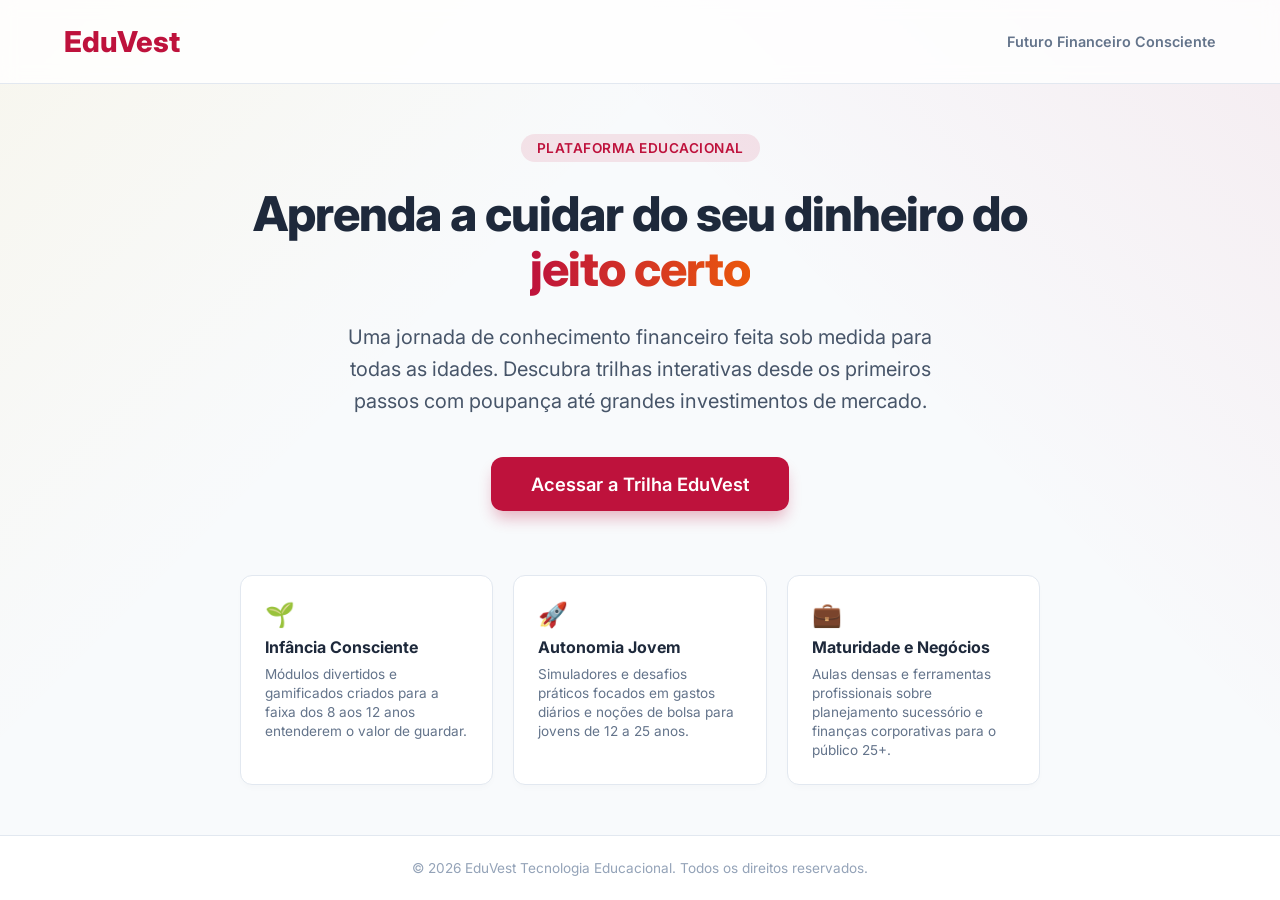
<file: index.html>
<!DOCTYPE html>
<html lang="pt-br">
<head>
    <meta charset="UTF-8">
    <meta name="viewport" content="width=device-width, initial-scale=1.0">
    <title>Bem-vindo ao EduVest | Educação Financeira Escolar</title>
    <link href="https://fonts.googleapis.com/css2?family=Inter:wght@400;600;800&display=swap" rel="stylesheet">
    <link rel="stylesheet" href="estilo-acesso.css">
    <style>
        :root {
            --cor-primaria: #BE123C; /* Vermelho */
            --cor-secundaria: #EA580C; /* Laranja */
            --cor-detalhe: #EAB308; /* Amarelo */
            --fundo-suave: #F8FAFC;
            --borda: #E2E8F0;
            --texto-escuro: #1E293B;
        }

        body {
            font-family: 'Inter', sans-serif;
            margin: 0;
            padding: 0;
            background-color: var(--fundo-suave);
            background-image: 
                linear-gradient(135deg, rgba(234, 179, 8, 0.06) 0%, transparent 35%),
                linear-gradient(225deg, rgba(190, 18, 60, 0.06) 0%, transparent 35%);
            min-height: 100vh;
            display: flex;
            flex-direction: column;
            justify-content: space-between;
            color: var(--texto-escuro);
        }

        header {
            padding: 1.5rem 5%;
            display: flex;
            justify-content: space-between;
            align-items: center;
            background: rgba(255, 255, 255, 0.8);
            backdrop-filter: blur(8px);
            border-bottom: 1px solid var(--borda);
        }

        .marca { 
            font-weight: 800; 
            font-size: 1.8rem; 
            color: var(--cor-primaria); 
            text-decoration: none; 
        }

        .welcome-container {
            max-width: 800px;
            margin: auto;
            padding: 3rem 20px;
            text-align: center;
        }

        .badge-welcome {
            display: inline-block;
            background: rgba(190, 18, 60, 0.1);
            color: var(--cor-primaria);
            padding: 6px 16px;
            border-radius: 20px;
            font-size: 0.85rem;
            font-weight: 600;
            text-transform: uppercase;
            margin-bottom: 1.5rem;
            letter-spacing: 0.5px;
        }

        h1 {
            font-size: 3rem;
            font-weight: 800;
            line-height: 1.15;
            margin: 0 0 1.5rem 0;
            letter-spacing: -1px;
        }

        h1 span {
            background: linear-gradient(to right, var(--cor-primaria), var(--cor-secundaria));
            -webkit-background-clip: text;
            -webkit-text-fill-color: transparent;
        }

        .subtitulo {
            font-size: 1.25rem;
            color: #475569;
            max-width: 600px;
            margin: 0 auto 2.5rem auto;
            line-height: 1.6;
        }

        .btn-entrar {
            display: inline-block;
            background: var(--cor-primaria);
            color: white;
            text-decoration: none;
            padding: 16px 40px;
            border-radius: 12px;
            font-size: 1.15rem;
            font-weight: 600;
            box-shadow: 0 10px 15px -3px rgba(190, 18, 60, 0.3);
            transition: all 0.2s ease;
        }

        .btn-entrar:hover {
            transform: translateY(-2px);
            box-shadow: 0 20px 25px -5px rgba(190, 18, 60, 0.4);
            background: #9F1239;
        }

        .mini-recursos {
            display: grid;
            grid-template-columns: repeat(3, 1fr);
            gap: 20px;
            margin-top: 4rem;
        }

        .card-recurso {
            background: white;
            padding: 1.5rem;
            border-radius: 12px;
            border: 1px solid var(--borda);
            text-align: left;
            box-shadow: 0 4px 6px -1px rgba(0, 0, 0, 0.02);
        }

        .card-recurso .icone-recurso {
            font-size: 1.5rem;
            margin-bottom: 0.5rem;
            display: block;
        }

        .card-recurso h3 {
            margin: 0 0 0.5rem 0;
            font-size: 1rem;
            color: var(--texto-escuro);
        }

        .card-recurso p {
            margin: 0;
            font-size: 0.85rem;
            color: #64748B;
            line-height: 1.4;
        }

        footer {
            text-align: center;
            padding: 1.5rem;
            font-size: 0.85rem;
            color: #94A3B8;
            border-top: 1px solid var(--borda);
            background: white;
        }

        @media (max-width: 768px) {
            h1 { font-size: 2.2rem; }
            .mini-recursos { grid-template-columns: 1fr; }
        }
    </style>
</head>
<body>

    <header>
        <a href="#" class="marca">EduVest</a>
        <div style="font-size: 0.9rem; color: #64748B; font-weight: 600;">Futuro Financeiro Consciente</div>
    </header>

    <main class="welcome-container">
        <span class="badge-welcome">Plataforma Educacional</span>
        <h1>Aprenda a cuidar do seu dinheiro do <span>jeito certo</span></h1>
        
        <p class="subtitulo">
            Uma jornada de conhecimento financeiro feita sob medida para todas as idades. Descubra trilhas interativas desde os primeiros passos com poupança até grandes investimentos de mercado.
        </p>

        <a href="EduVestPrototype.html" class="btn-entrar">
            Acessar a Trilha EduVest
        </a>

        <div class="mini-recursos">
            <div class="card-recurso">
                <span class="icone-recurso">🌱</span>
                <h3>Infância Consciente</h3>
                <p>Módulos divertidos e gamificados criados para a faixa dos 8 aos 12 anos entenderem o valor de guardar.</p>
            </div>
            <div class="card-recurso">
                <span class="icone-recurso">🚀</span>
                <h3>Autonomia Jovem</h3>
                <p>Simuladores e desafios práticos focados em gastos diários e noções de bolsa para jovens de 12 a 25 anos.</p>
            </div>
            <div class="card-recurso">
                <span class="icone-recurso">💼</span>
                <h3>Maturidade e Negócios</h3>
                <p>Aulas densas e ferramentas profissionais sobre planejamento sucessório e finanças corporativas para o público 25+.</p>
            </div>
        </div>
    </main>

    <footer>
        &copy; 2026 EduVest Tecnologia Educacional. Todos os direitos reservados.
    </footer>

    <script src="logica-acesso.js"></script>
</body>
</html>
</file>
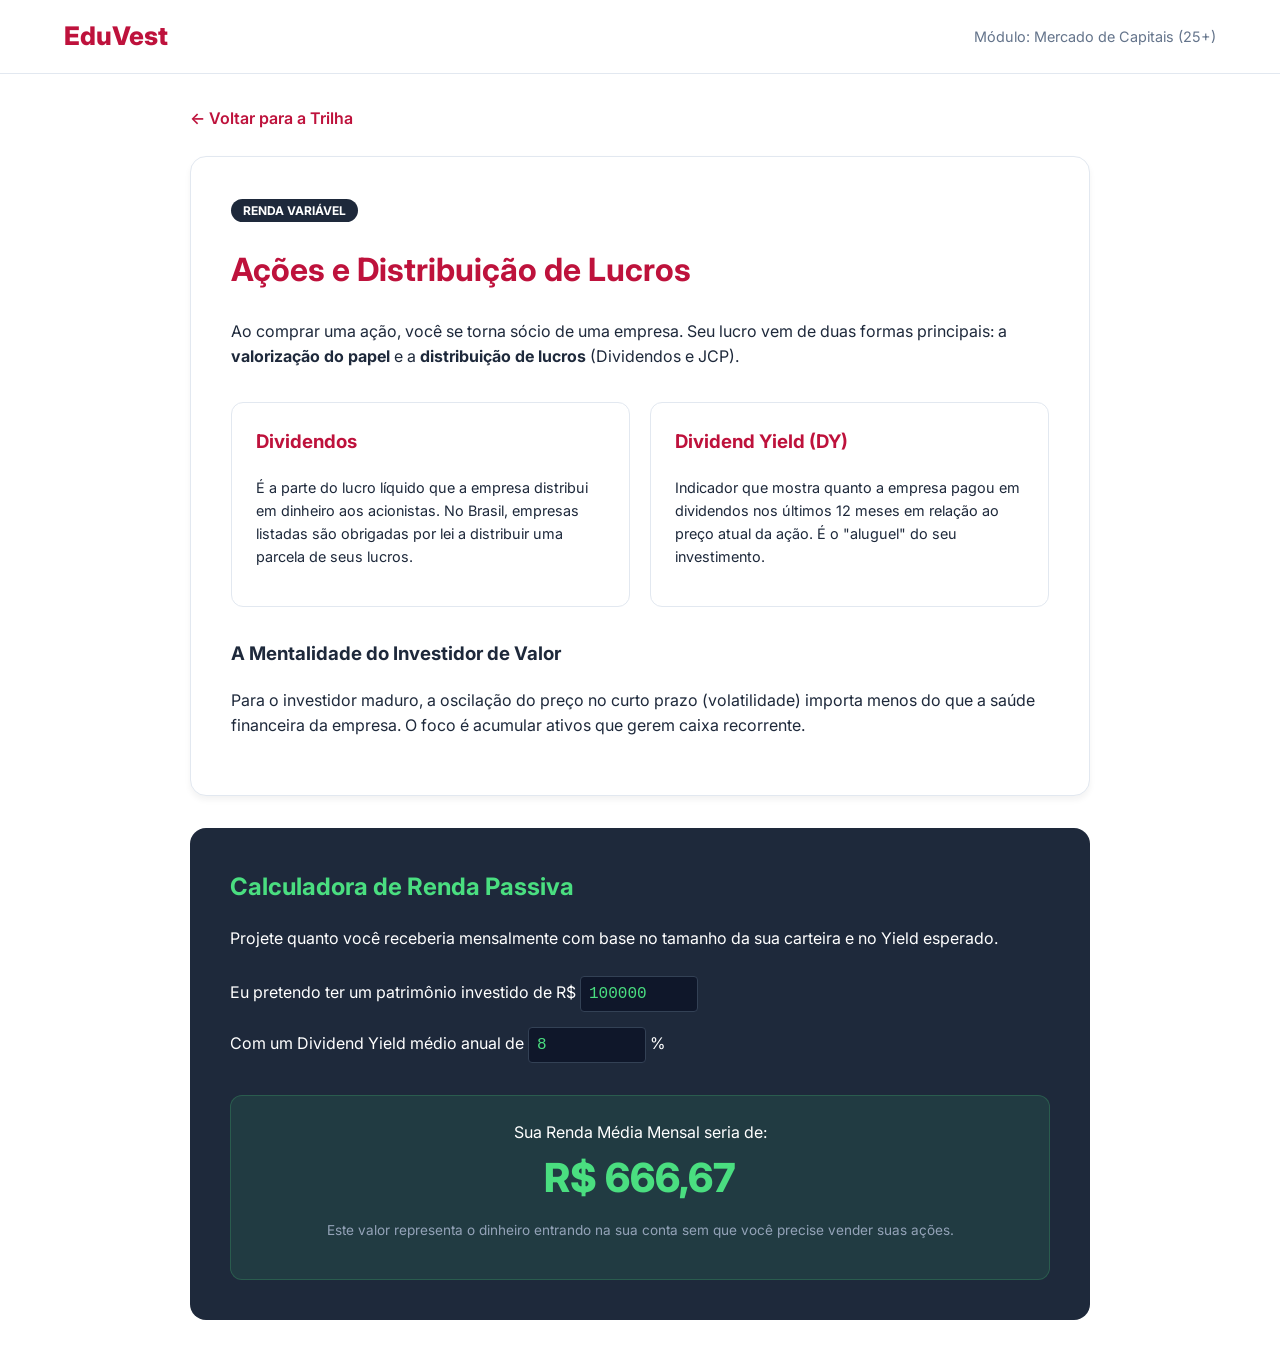
<file: acoes-e-lucros.html>
<!DOCTYPE html>
<html lang="pt-br">
<head>
    <meta charset="UTF-8">
    <meta name="viewport" content="width=device-width, initial-scale=1.0">
    <title>Ações e Lucros | EduVest</title>
    <link href="https://fonts.googleapis.com/css2?family=Inter:wght@400;600;800&display=swap" rel="stylesheet">
    <link rel="stylesheet" href="estilo-acesso.css">
    <style>
        :root {
            --cor-primaria: #BE123C;
            --cor-sucesso: #16A34A;
            --fundo-suave: #F8FAFC;
            --borda: #E2E8F0;
            --texto-escuro: #1E293B;
        }

        body {
            font-family: 'Inter', sans-serif;
            margin: 0;
            line-height: 1.6;
        }

        header {
            background: white;
            border-bottom: 1px solid var(--borda);
            padding: 1rem 5%;
            display: flex;
            justify-content: space-between;
            align-items: center;
        }

        .marca { font-weight: 800; font-size: 1.6rem; color: var(--cor-primaria); text-decoration: none; }

        .container {
            max-width: 900px;
            margin: 2rem auto;
            padding: 0 20px;
        }

        .btn-voltar {
            display: inline-block;
            margin-bottom: 1.5rem;
            color: var(--cor-primaria);
            text-decoration: none;
            font-weight: 600;
        }

        .aula-box {
            background: white;
            padding: 2.5rem;
            border-radius: 16px;
            border: 1px solid var(--borda);
            box-shadow: 0 4px 6px rgba(0,0,0,0.05);
            margin-bottom: 2rem;
            color: var(--texto-escuro);
        }

        h1 { color: var(--cor-primaria); margin-bottom: 1.5rem; }

        .conceito-grid {
            display: grid;
            grid-template-columns: 1fr 1fr;
            gap: 20px;
            margin: 2rem 0;
        }

        .card-conceito {
            border: 1px solid var(--borda);
            padding: 1.5rem;
            border-radius: 12px;
            background: #fff;
        }

        /* Simulador Sério */
        .simulador-passivo {
            background: #1E293B;
            color: white;
            padding: 2.5rem;
            border-radius: 16px;
            margin-top: 2rem;
        }

        .input-inline {
            background: #0F172A;
            border: 1px solid #334155;
            color: #4ADE80;
            padding: 8px;
            border-radius: 4px;
            width: 100px;
            font-family: monospace;
            font-size: 1rem;
        }

        .resultado-passivo {
            margin-top: 2rem;
            padding: 1.5rem;
            background: rgba(74, 222, 128, 0.1);
            border-radius: 12px;
            border: 1px solid rgba(74, 222, 128, 0.2);
            text-align: center;
        }

        .valor-mensal {
            font-size: 2.5rem;
            font-weight: 800;
            color: #4ADE80;
            display: block;
        }

        .badge-pro {
            background: #1E293B;
            color: white;
            padding: 4px 12px;
            border-radius: 20px;
            font-size: 0.75rem;
            text-transform: uppercase;
            font-weight: bold;
        }
    </style>
</head>
<body class="bg-dinamico tema-jovem-adulto">

    <header>
        <a href="EduVestPrototype.html" class="marca">EduVest</a>
        <div style="font-size: 0.9rem; color: #64748B;">Módulo: Mercado de Capitais (25+)</div>
    </header>

    <div class="container">
        <a href="EduVestPrototype.html" class="btn-voltar">← Voltar para a Trilha</a>

        <div class="aula-box">
            <span class="badge-pro">Renda Variável</span>
            <h1>Ações e Distribuição de Lucros</h1>
            
            <p>Ao comprar uma ação, você se torna sócio de uma empresa. Seu lucro vem de duas formas principais: a <strong>valorização do papel</strong> e a <strong>distribuição de lucros</strong> (Dividendos e JCP).</p>

            <div class="conceito-grid">
                <div class="card-conceito">
                    <h3 style="color: var(--cor-primaria); margin-top: 0;">Dividendos</h3>
                    <p style="font-size: 0.9rem;">É a parte do lucro líquido que a empresa distribui em dinheiro aos acionistas. No Brasil, empresas listadas são obrigadas por lei a distribuir uma parcela de seus lucros.</p>
                </div>
                <div class="card-conceito">
                    <h3 style="color: var(--cor-primaria); margin-top: 0;">Dividend Yield (DY)</h3>
                    <p style="font-size: 0.9rem;">Indicador que mostra quanto a empresa pagou em dividendos nos últimos 12 meses em relação ao preço atual da ação. É o "aluguel" do seu investimento.</p>
                </div>
            </div>

            <h3>A Mentalidade do Investidor de Valor</h3>
            <p>Para o investidor maduro, a oscilação do preço no curto prazo (volatilidade) importa menos do que a saúde financeira da empresa. O foco é acumular ativos que gerem caixa recorrente.</p>
        </div>

        <div class="simulador-passivo">
            <h2 style="margin-top: 0; color: #4ADE80;">Calculadora de Renda Passiva</h2>
            <p>Projete quanto você receberia mensalmente com base no tamanho da sua carteira e no Yield esperado.</p>
            
            <div style="display: flex; flex-direction: column; gap: 15px; margin-top: 1.5rem;">
                <div>
                    Eu pretendo ter um patrimônio investido de 
                    R$ <input type="number" id="patrimonio" class="input-inline" value="100000" oninput="calcularRenda()">
                </div>
                <div>
                    Com um Dividend Yield médio anual de 
                    <input type="number" id="yield" class="input-inline" value="8" oninput="calcularRenda()"> %
                </div>
            </div>

            <div class="resultado-passivo">
                <span>Sua Renda Média Mensal seria de:</span>
                <span id="renda-mensal" class="valor-mensal">R$ 666,67</span>
                <p style="font-size: 0.85rem; color: #94A3B8; margin-top: 10px;">
                    Este valor representa o dinheiro entrando na sua conta sem que você precise vender suas ações.
                </p>
            </div>
        </div>
    </div>

    <script src="logica-acesso.js"></script>
    <script>
        function calcularRenda() {
            const patrimonio = parseFloat(document.getElementById('patrimonio').value) || 0;
            const yieldAnual = parseFloat(document.getElementById('yield').value) || 0;
            
            // Cálculo: (Patrimônio * YieldAnual%) / 12 meses
            const rendaMensal = (patrimonio * (yieldAnual / 100)) / 12;

            document.getElementById('renda-mensal').innerText = rendaMensal.toLocaleString('pt-BR', { style: 'currency', currency: 'BRL' });
        }
        // Inicia o cálculo
        calcularRenda();
    </script>
</body>
</html>
</file>
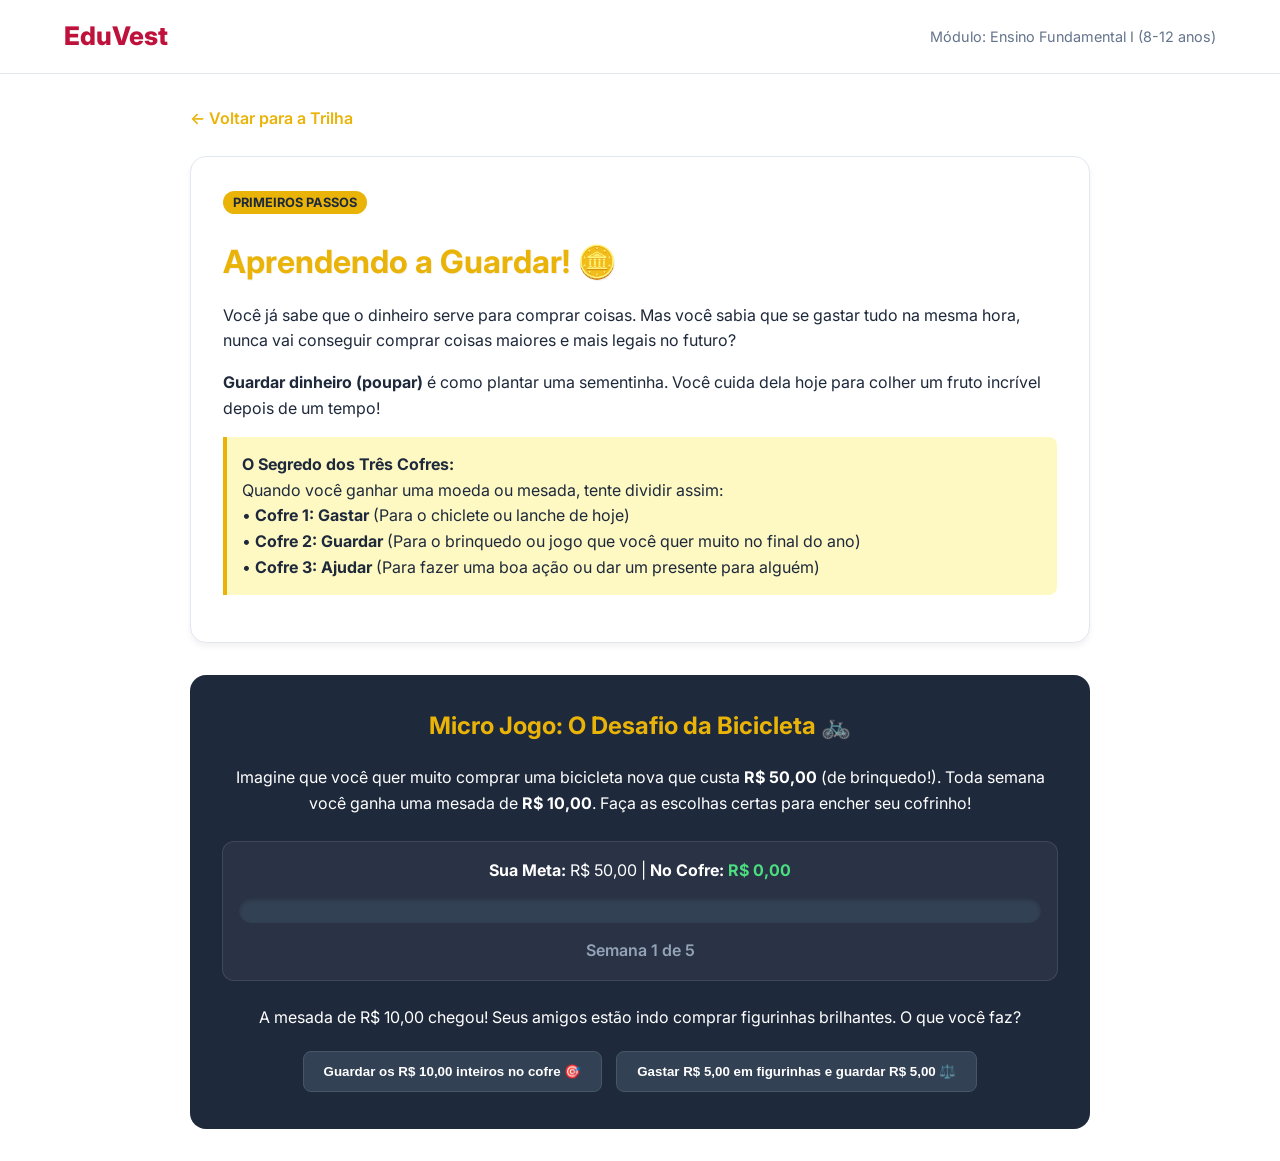
<file: aprendendo-a-guardar.html>
<!DOCTYPE html>
<html lang="pt-br">
<head>
    <meta charset="UTF-8">
    <meta name="viewport" content="width=device-width, initial-scale=1.0">
    <title>Aprendendo a Guardar | EduVest</title>
    <link href="https://fonts.googleapis.com/css2?family=Inter:wght@400;600;800&display=swap" rel="stylesheet">
    <link rel="stylesheet" href="estilo-acesso.css">
    <style>
        :root {
            --cor-primaria: #BE123C;
            --cor-secundaria: #EA580C;
            --cor-detalhe: #EAB308;
            --fundo-suave: #F8FAFC;
            --borda: #E2E8F0;
            --texto-escuro: #1E293B;
            --sucesso: #16A34A;
        }

        body {
            font-family: 'Inter', sans-serif;
            margin: 0;
            line-height: 1.6;
        }

        header {
            background: white;
            border-bottom: 1px solid var(--borda);
            padding: 1rem 5%;
            display: flex;
            justify-content: space-between;
            align-items: center;
        }

        .marca { font-weight: 800; font-size: 1.6rem; color: var(--cor-primaria); text-decoration: none; }

        .container {
            max-width: 900px;
            margin: 2rem auto;
            padding: 0 20px;
        }

        .btn-voltar {
            display: inline-block;
            margin-bottom: 1.5rem;
            color: var(--cor-detalhe);
            text-decoration: none;
            font-weight: 600;
        }

        .aula-box {
            background: white;
            padding: 2rem;
            border-radius: 16px;
            border: 1px solid var(--borda);
            box-shadow: 0 4px 6px rgba(0,0,0,0.05);
            margin-bottom: 2rem;
            color: var(--texto-escuro);
        }

        h1 { color: var(--cor-detalhe); margin-bottom: 1rem; text-shadow: 1px 1px 0px rgba(0,0,0,0.05); }

        .dica-box {
            background: #FEF9C3;
            border-left: 4px solid var(--cor-detalhe);
            padding: 15px;
            margin: 15px 0;
            border-radius: 0 8px 8px 0;
        }

        /* Estilo do Micro Jogo */
        .game-container {
            background: #1E293B;
            color: white;
            padding: 2rem;
            border-radius: 16px;
            text-align: center;
        }

        .meta-display {
            background: rgba(255, 255, 255, 0.05);
            padding: 1rem;
            border-radius: 12px;
            margin: 1.5rem 0;
            border: 1px solid rgba(255, 255, 255, 0.1);
        }

        .progress-bg {
            background: #334155;
            border-radius: 20px;
            height: 25px;
            width: 100%;
            margin: 15px 0;
            overflow: hidden;
            box-shadow: inset 0 2px 4px rgba(0,0,0,0.2);
        }

        .progress-bar {
            background: linear-gradient(90deg, #FACC15, #EAB308);
            height: 100%;
            width: 0%;
            transition: width 0.4s ease;
        }

        .btn-acao {
            background: #334155;
            color: white;
            border: 1px solid #475569;
            padding: 12px 20px;
            border-radius: 8px;
            cursor: pointer;
            font-weight: 600;
            margin: 5px;
            transition: 0.2s;
        }

        .btn-acao:hover:not(:disabled) {
            background: var(--cor-detalhe);
            color: var(--texto-escuro);
            border-color: var(--cor-detalhe);
        }

        .badge {
            background: var(--cor-detalhe);
            color: var(--texto-escuro);
            padding: 4px 10px;
            border-radius: 20px;
            font-size: 0.8rem;
            font-weight: bold;
            text-transform: uppercase;
        }
    </style>
</head>
<body class="bg-dinamico tema-fundamental1">

    <header>
        <a href="EduVestPrototype.html" class="marca">EduVest</a>
        <div style="font-size: 0.9rem; color: #64748B;">Módulo: Ensino Fundamental I (8-12 anos)</div>
    </header>

    <div class="container">
        <a href="EduVestPrototype.html" class="btn-voltar">← Voltar para a Trilha</a>

        <div class="aula-box">
            <span class="badge">Primeiros Passos</span>
            <h1>Aprendendo a Guardar! 🪙</h1>
            <p>Você já sabe que o dinheiro serve para comprar coisas. Mas você sabia que se gastar tudo na mesma hora, nunca vai conseguir comprar coisas maiores e mais legais no futuro?</p>
            
            <p><strong>Guardar dinheiro (poupar)</strong> é como plantar uma sementinha. Você cuida dela hoje para colher um fruto incrível depois de um tempo!</p>

            <div class="dica-box">
                <strong>O Segredo dos Três Cofres:</strong> 
                <br>Quando você ganhar uma moeda ou mesada, tente dividir assim:
                <br>• <strong>Cofre 1: Gastar</strong> (Para o chiclete ou lanche de hoje)
                <br>• <strong>Cofre 2: Guardar</strong> (Para o brinquedo ou jogo que você quer muito no final do ano)
                <br>• <strong>Cofre 3: Ajudar</strong> (Para fazer uma boa ação ou dar um presente para alguém)
            </div>
        </div>

        <div class="game-container">
            <h2 style="margin-top: 0; color: var(--cor-detalhe);">Micro Jogo: O Desafio da Bicicleta 🚲</h2>
            <p>Imagine que você quer muito comprar uma bicicleta nova que custa <strong>R$ 50,00</strong> (de brinquedo!). Toda semana você ganha uma mesada de <strong>R$ 10,00</strong>. Faça as escolhas certas para encher seu cofrinho!</p>
            
            <div class="meta-display">
                <div><strong>Sua Meta:</strong> R$ 50,00 | <strong>No Cofre:</strong> <span id="saldo-cofre" style="color: #4ADE80; font-weight: bold;">R$ 0,00</span></div>
                <div class="progress-bg">
                    <div id="barra-progresso" class="progress-bar"></div>
                </div>
                <div id="status-semana" style="font-weight: 600; color: #94A3B8;">Semana 1 de 5</div>
            </div>

            <p id="pergunta-jogo">A mesada de R$ 10,00 chegou! Seus amigos estão indo comprar figurinhas brilhantes. O que você faz?</p>

            <div id="botoes-jogo">
                <button class="btn-acao" onclick="jogarTurno(10, 'Você guardou tudo! O cofrinho está sorrindo.')">Guardar os R$ 10,00 inteiros no cofre 🎯</button>
                <button class="btn-acao" onclick="jogarTurno(5, 'Você comprou algumas figurinhas, mas guardou o resto!')">Gastar R$ 5,00 em figurinhas e guardar R$ 5,00 ⚖️</button>
            </div>
        </div>
    </div>

    <script src="logica-acesso.js"></script>
    <script>
        let cofre = 0;
        let semana = 1;
        const meta = 50;

        const proximasSemanas = {
            2: {
                texto: "Semana 2: Um carrinho de sorvete passou na rua! Um cascão caprichado custa R$ 5,00. Qual a sua decisão?",
                opcoes: [
                    { texto: "Não comprar e guardar os R$ 10,00 da semana 🍦", valor: 10, feedback: "Foco total! O sorvete pode esperar." },
                    { texto: "Tomar o sorvete e guardar apenas R$ 5,00 😋", valor: 5, feedback: "Gostoso! Mas o cofrinho cresceu mais devagar." }
                ]
            },
            3: {
                texto: "Semana 3: Seu herói favorito ganhou uma revistinha nova por R$ 10,00. Se comprar, não guarda nada essa semana.",
                opcoes: [
                    { texto: "Guardar os R$ 10,00 para a bicicleta 🚲", valor: 10, feedback: "Ótima escolha! Falta pouco para o seu grande prêmio." },
                    { texto: "Comprar a revista agora (-R$ 10,00 para o cofre) 📖", valor: 0, feedback: "A leitura é legal, mas essa semana o cofre ficou vazio!" }
                ]
            },
            4: {
                texto: "Semana 4: Você achou uma moeda de R$ 5,00 perdida na gaveta e juntou com a sua mesada de R$ 10,00! (Total: R$ 15,00)",
                opcoes: [
                    { texto: "Guardar tudo! R$ 15,00 direto para o cofre 💰", valor: 15, feedback: "Incrível! Que sorte encontrar esse bônus!" },
                    { texto: "Gastar os R$ 5,00 achados em doces e guardar R$ 10,00 🍬", valor: 10, feedback: "Doces garantidos e o cofre continuou andando!" }
                ]
            },
            5: {
                texto: "Semana 5: Última semana! Você está muito perto do objetivo. Tem um passeio da escola que custa R$ 5,00.",
                opcoes: [
                    { texto: "Economizar e guardar os R$ 10,00 integrais 🔒", valor: 10, feedback: "Reta final de muita disciplina!" },
                    { texto: "Ir ao passeio e guardar R$ 5,00 🚌", valor: 5, feedback: "Passeios com a escola são divertidos!" }
                ]
            }
        };

        function jogarTurno(valorGanho, feedbackTexto) {
            cofre += valorGanho;
            semana++;

            // Atualiza barra de progresso
            let porcentagem = Math.min((cofre / meta) * 100, 100);
            document.getElementById('barra-progresso').style.width = porcentagem + '%';
            document.getElementById('saldo-cofre').innerText = "R$ " + cofre.toFixed(2).replace('.', ',');

            if (proximasSemanas[semana]) {
                document.getElementById('status-semana').innerText = `Semana ${semana} de 5`;
                document.getElementById('pergunta-jogo').innerText = proximasSemanas[semana].texto;
                
                let containerBotoes = document.getElementById('botoes-jogo');
                containerBotoes.innerHTML = '';

                proximasSemanas[semana].opcoes.forEach(opt => {
                    let btn = document.createElement('button');
                    btn.className = 'btn-acao';
                    btn.innerText = opt.texto;
                    btn.onclick = () => jogarTurno(opt.valor, opt.feedback);
                    containerBotoes.appendChild(btn);
                });
            } else {
                // Fim de jogo
                document.getElementById('status-semana').innerText = "Desafio Concluído!";
                let containerBotoes = document.getElementById('botoes-jogo');
                
                if (cofre >= meta) {
                    document.getElementById('pergunta-jogo').innerHTML = `🎉 <strong>PARABÉNS!</strong> Você juntou R$ ${cofre.toFixed(2).replace('.', ',')} e conseguiu comprar sua bicicleta! Viu só como ter paciência vale a pena?`;
                } else {
                    document.getElementById('pergunta-jogo').innerHTML = `😔 <strong>QUASE LÁ!</strong> Você terminou com R$ ${cofre.toFixed(2).replace('.', ',')}. Não deu para comprar a bicicleta dessa vez porque gastamos um pouquinho demais no caminho, mas tente de novo com mais foco!`;
                }

                containerBotoes.innerHTML = `<a href="EduVestPrototype.html" style="text-decoration:none; text-align:center; background:var(--sucesso); color:white; padding:12px 24px; border-radius:8px; font-weight:bold; display:inline-block; margin-top:10px;">Voltar para a Trilha</a>`;
            }
        }
    </script>
</body>
</html>
</file>
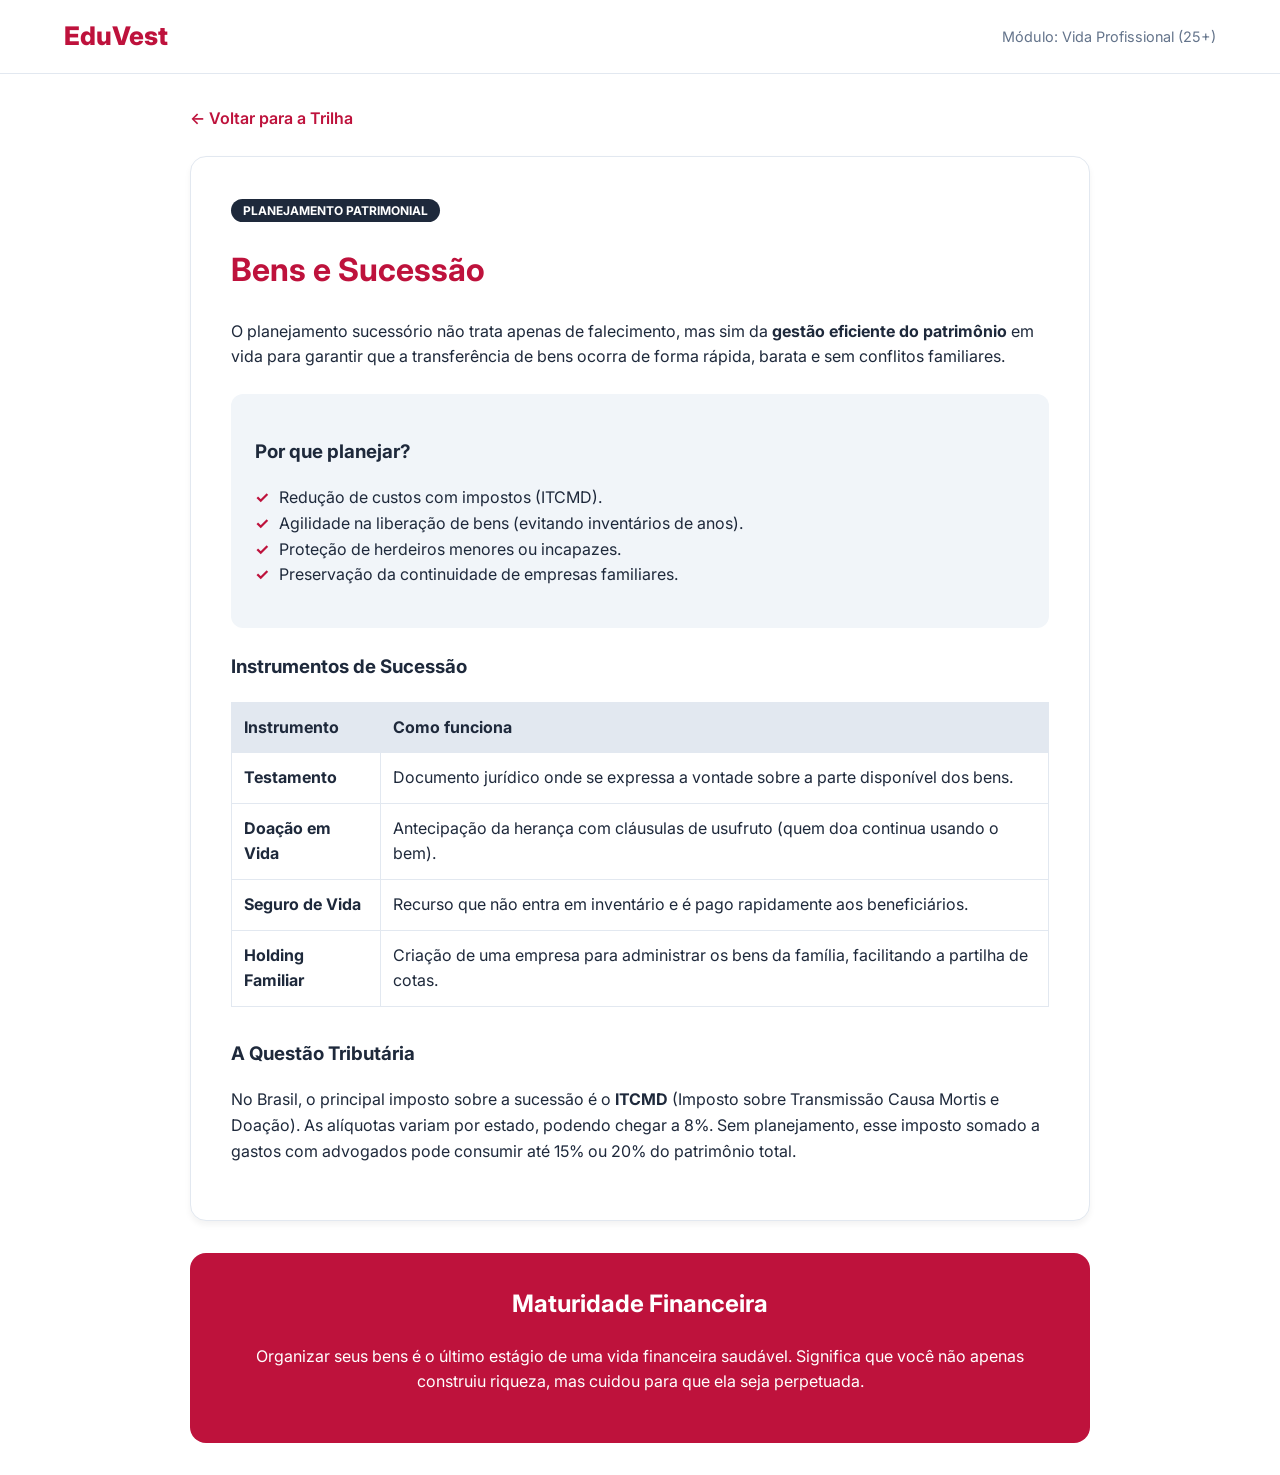
<file: bens-e-sucessao.html>
<!DOCTYPE html>
<html lang="pt-br">
<head>
    <meta charset="UTF-8">
    <meta name="viewport" content="width=device-width, initial-scale=1.0">
    <title>Bens e Sucessão | EduVest</title>
    <link href="https://fonts.googleapis.com/css2?family=Inter:wght@400;600;800&display=swap" rel="stylesheet">
    <link rel="stylesheet" href="estilo-acesso.css">
    <style>
        :root {
            --cor-primaria: #BE123C;
            --fundo-suave: #F8FAFC;
            --borda: #E2E8F0;
            --texto-escuro: #1E293B;
        }

        body {
            font-family: 'Inter', sans-serif;
            margin: 0;
            line-height: 1.6;
        }

        header {
            background: white;
            border-bottom: 1px solid var(--borda);
            padding: 1rem 5%;
            display: flex;
            justify-content: space-between;
            align-items: center;
        }

        .marca { font-weight: 800; font-size: 1.6rem; color: var(--cor-primaria); text-decoration: none; }

        .container {
            max-width: 900px;
            margin: 2rem auto;
            padding: 0 20px;
        }

        .btn-voltar {
            display: inline-block;
            margin-bottom: 1.5rem;
            color: var(--cor-primaria);
            text-decoration: none;
            font-weight: 600;
        }

        .aula-box {
            background: white;
            padding: 2.5rem;
            border-radius: 16px;
            border: 1px solid var(--borda);
            box-shadow: 0 4px 6px rgba(0,0,0,0.05);
            margin-bottom: 2rem;
            color: var(--texto-escuro);
        }

        h1 { color: var(--cor-primaria); margin-bottom: 1.5rem; }

        .info-card {
            background: #F1F5F9;
            padding: 1.5rem;
            border-radius: 12px;
            margin: 1.5rem 0;
        }

        .tabela-sucessao {
            width: 100%;
            border-collapse: collapse;
            margin: 20px 0;
        }

        .tabela-sucessao th, .tabela-sucessao td {
            border: 1px solid var(--borda);
            padding: 12px;
            text-align: left;
        }

        .tabela-sucessao th { background: #E2E8F0; }

        .badge-pro {
            background: #1E293B;
            color: white;
            padding: 4px 12px;
            border-radius: 20px;
            font-size: 0.75rem;
            text-transform: uppercase;
            font-weight: bold;
        }

        .checklist {
            list-style: none;
            padding: 0;
        }

        .checklist li::before {
            content: "✓";
            color: var(--cor-primaria);
            font-weight: bold;
            margin-right: 10px;
        }
    </style>
</head>
<body class="bg-dinamico tema-jovem-adulto">

    <header>
        <a href="EduVestPrototype.html" class="marca">EduVest</a>
        <div style="font-size: 0.9rem; color: #64748B;">Módulo: Vida Profissional (25+)</div>
    </header>

    <div class="container">
        <a href="EduVestPrototype.html" class="btn-voltar">← Voltar para a Trilha</a>

        <div class="aula-box">
            <span class="badge-pro">Planejamento Patrimonial</span>
            <h1>Bens e Sucessão</h1>
            
            <p>O planejamento sucessório não trata apenas de falecimento, mas sim da <strong>gestão eficiente do patrimônio</strong> em vida para garantir que a transferência de bens ocorra de forma rápida, barata e sem conflitos familiares.</p>

            <div class="info-card">
                <h3>Por que planejar?</h3>
                <ul class="checklist">
                    <li>Redução de custos com impostos (ITCMD).</li>
                    <li>Agilidade na liberação de bens (evitando inventários de anos).</li>
                    <li>Proteção de herdeiros menores ou incapazes.</li>
                    <li>Preservação da continuidade de empresas familiares.</li>
                </ul>
            </div>

            <h3>Instrumentos de Sucessão</h3>
            <table class="tabela-sucessao">
                <thead>
                    <tr>
                        <th>Instrumento</th>
                        <th>Como funciona</th>
                    </tr>
                </thead>
                <tbody>
                    <tr>
                        <td><strong>Testamento</strong></td>
                        <td>Documento jurídico onde se expressa a vontade sobre a parte disponível dos bens.</td>
                    </tr>
                    <tr>
                        <td><strong>Doação em Vida</strong></td>
                        <td>Antecipação da herança com cláusulas de usufruto (quem doa continua usando o bem).</td>
                    </tr>
                    <tr>
                        <td><strong>Seguro de Vida</strong></td>
                        <td>Recurso que não entra em inventário e é pago rapidamente aos beneficiários.</td>
                    </tr>
                    <tr>
                        <td><strong>Holding Familiar</strong></td>
                        <td>Criação de uma empresa para administrar os bens da família, facilitando a partilha de cotas.</td>
                    </tr>
                </tbody>
            </table>

            <h3 style="margin-top: 2rem;">A Questão Tributária</h3>
            <p>No Brasil, o principal imposto sobre a sucessão é o <strong>ITCMD</strong> (Imposto sobre Transmissão Causa Mortis e Doação). As alíquotas variam por estado, podendo chegar a 8%. Sem planejamento, esse imposto somado a gastos com advogados pode consumir até 15% ou 20% do patrimônio total.</p>
        </div>

        <div style="background: #BE123C; color: white; padding: 2rem; border-radius: 16px; text-align: center;">
            <h2 style="margin-top: 0;">Maturidade Financeira</h2>
            <p>Organizar seus bens é o último estágio de uma vida financeira saudável. Significa que você não apenas construiu riqueza, mas cuidou para que ela seja perpetuada.</p>
        </div>
    </div>

    <script src="logica-acesso.js"></script>
</body>
</html>
</file>
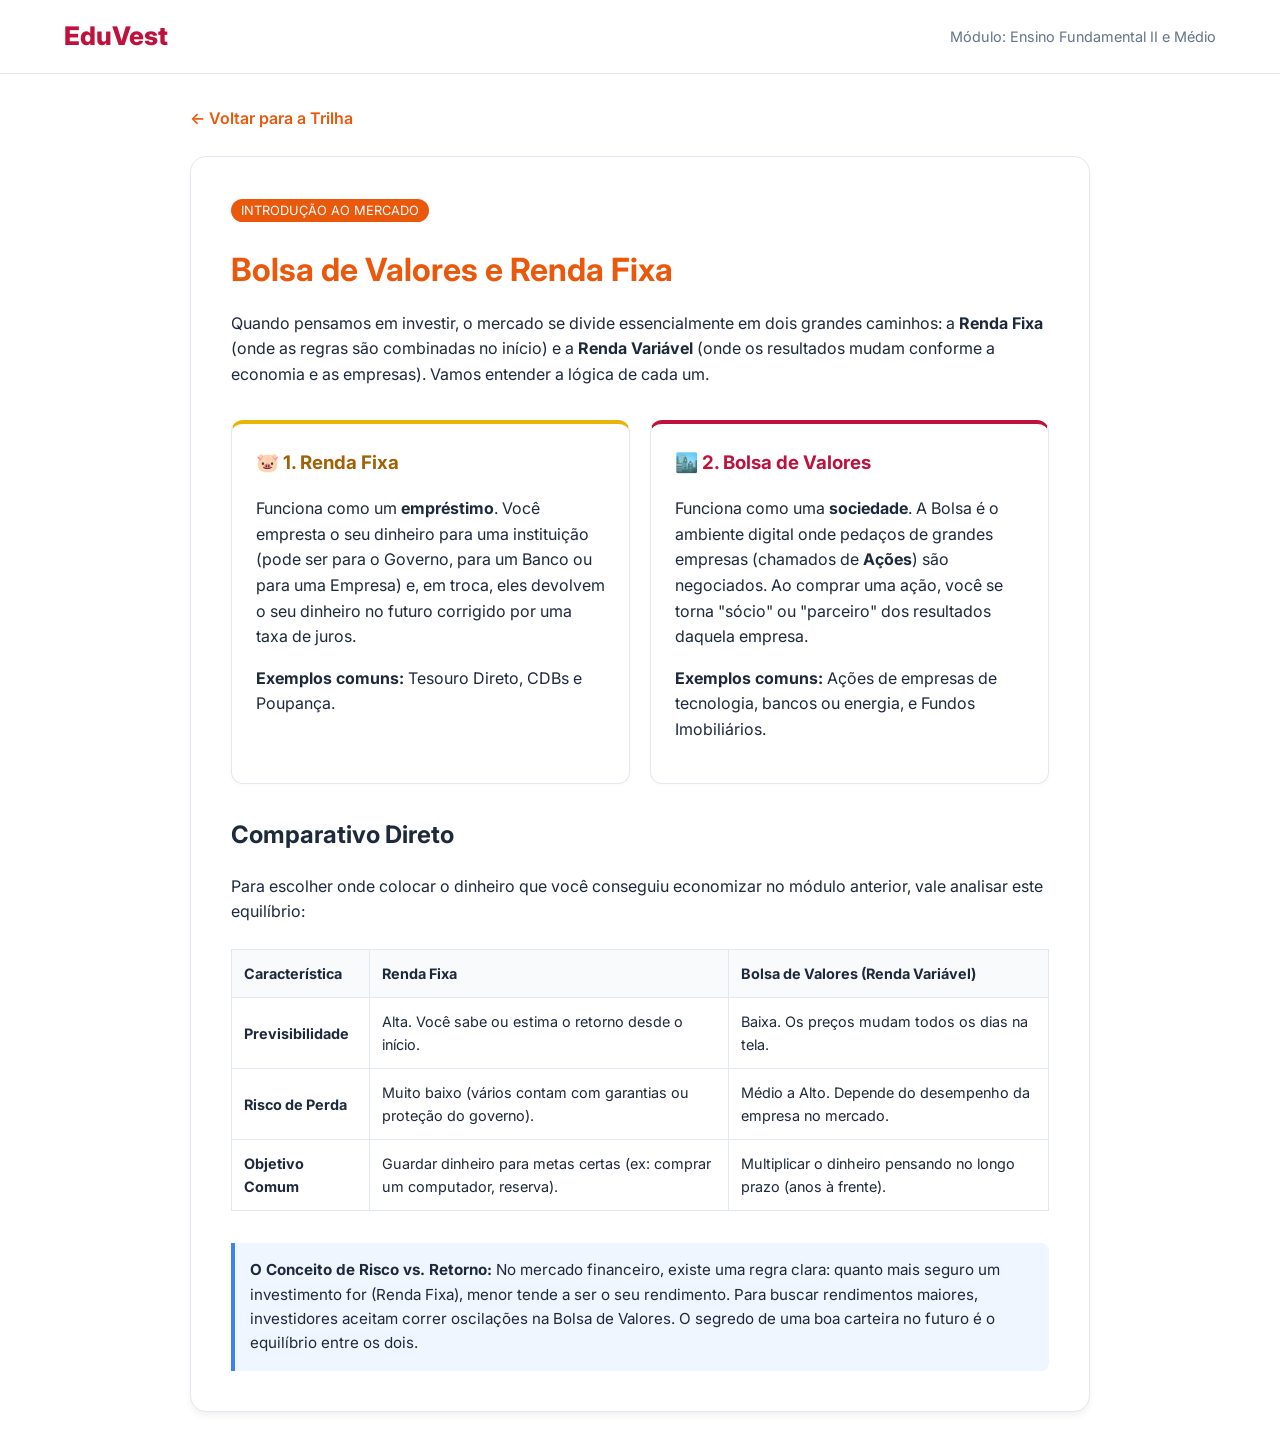
<file: bolsa-e-renda-fixa.html>
<!DOCTYPE html>
<html lang="pt-br">
<head>
    <meta charset="UTF-8">
    <meta name="viewport" content="width=device-width, initial-scale=1.0">
    <title>Bolsa e Renda Fixa | EduVest</title>
    <link href="https://fonts.googleapis.com/css2?family=Inter:wght@400;600;800&display=swap" rel="stylesheet">
    <link rel="stylesheet" href="estilo-acesso.css">
    <style>
        :root {
            --cor-primaria: #BE123C;
            --cor-secundaria: #EA580C;
            --cor-detalhe: #EAB308;
            --fundo-suave: #F8FAFC;
            --borda: #E2E8F0;
            --texto-escuro: #1E293B;
        }

        body {
            font-family: 'Inter', sans-serif;
            margin: 0;
            line-height: 1.6;
        }

        header {
            background: white;
            border-bottom: 1px solid var(--borda);
            padding: 1rem 5%;
            display: flex;
            justify-content: space-between;
            align-items: center;
        }

        .marca { font-weight: 800; font-size: 1.6rem; color: var(--cor-primaria); text-decoration: none; }

        .container {
            max-width: 900px;
            margin: 2rem auto;
            padding: 0 20px;
        }

        .btn-voltar {
            display: inline-block;
            margin-bottom: 1.5rem;
            color: var(--cor-secundaria);
            text-decoration: none;
            font-weight: 600;
        }

        .aula-box {
            background: white;
            padding: 2.5rem;
            border-radius: 16px;
            border: 1px solid var(--borda);
            box-shadow: 0 4px 6px rgba(0,0,0,0.05);
            margin-bottom: 2rem;
            color: var(--texto-escuro);
        }

        h1 { color: var(--cor-secundaria); margin-bottom: 1rem; }

        .bloco-comparativo {
            display: grid;
            grid-template-columns: 1fr 1fr;
            gap: 20px;
            margin: 2rem 0;
        }

        .card-conceito {
            border: 1px solid var(--borda);
            padding: 1.5rem;
            border-radius: 12px;
            background: #fff;
            box-shadow: 0 2px 4px rgba(0,0,0,0.02);
        }

        .card-conceito h3 {
            margin-top: 0;
            display: flex;
            align-items: center;
            gap: 10px;
        }

        .tabela-resumo {
            width: 100%;
            border-collapse: collapse;
            margin-top: 1.5rem;
        }

        .tabela-resumo th, .tabela-resumo td {
            border: 1px solid var(--borda);
            padding: 12px;
            text-align: left;
            font-size: 0.9rem;
        }

        .tabela-resumo th {
            background: #F8FAFC;
            color: var(--texto-escuro);
        }

        .badge {
            background: var(--cor-secundaria);
            color: white;
            padding: 4px 10px;
            border-radius: 20px;
            font-size: 0.8rem;
            text-transform: uppercase;
        }

        .nota-informativa {
            background: #EFF6FF;
            border-left: 4px solid #3B82F6;
            padding: 15px;
            border-radius: 0 8px 8px 0;
            margin-top: 2rem;
            font-size: 0.95rem;
        }
    </style>
</head>
<body class="bg-dinamico tema-fundamental2">

    <header>
        <a href="EduVestPrototype.html" class="marca">EduVest</a>
        <div style="font-size: 0.9rem; color: #64748B;">Módulo: Ensino Fundamental II e Médio</div>
    </header>

    <div class="container">
        <a href="EduVestPrototype.html" class="btn-voltar">← Voltar para a Trilha</a>

        <div class="aula-box">
            <span class="badge">Introdução ao Mercado</span>
            <h1>Bolsa de Valores e Renda Fixa</h1>
            <p>Quando pensamos em investir, o mercado se divide essencialmente em dois grandes caminhos: a <strong>Renda Fixa</strong> (onde as regras são combinadas no início) e a <strong>Renda Variável</strong> (onde os resultados mudam conforme a economia e as empresas). Vamos entender a lógica de cada um.</p>

            <div class="bloco-comparativo">
                <div class="card-conceito" style="border-top: 4px solid var(--cor-detalhe);">
                    <h3 style="color: #A16207;">🐷 1. Renda Fixa</h3>
                    <p>Funciona como um <strong>empréstimo</strong>. Você empresta o seu dinheiro para uma instituição (pode ser para o Governo, para um Banco ou para uma Empresa) e, em troca, eles devolvem o seu dinheiro no futuro corrigido por uma taxa de juros.</p>
                    <p><strong>Exemplos comuns:</strong> Tesouro Direto, CDBs e Poupança.</p>
                </div>

                <div class="card-conceito" style="border-top: 4px solid var(--cor-primaria);">
                    <h3 style="color: var(--cor-primaria);">🏙️ 2. Bolsa de Valores</h3>
                    <p>Funciona como uma <strong>sociedade</strong>. A Bolsa é o ambiente digital onde pedaços de grandes empresas (chamados de <strong>Ações</strong>) são negociados. Ao comprar uma ação, você se torna "sócio" ou "parceiro" dos resultados daquela empresa.</p>
                    <p><strong>Exemplos comuns:</strong> Ações de empresas de tecnologia, bancos ou energia, e Fundos Imobiliários.</p>
                </div>
            </div>

            <h2>Comparativo Direto</h2>
            <p>Para escolher onde colocar o dinheiro que você conseguiu economizar no módulo anterior, vale analisar este equilíbrio:</p>

            <table class="tabela-resumo">
                <thead>
                    <tr>
                        <th>Característica</th>
                        <th>Renda Fixa</th>
                        <th>Bolsa de Valores (Renda Variável)</th>
                    </tr>
                </thead>
                <tbody>
                    <tr>
                        <td><strong>Previsibilidade</strong></td>
                        <td>Alta. Você sabe ou estima o retorno desde o início.</td>
                        <td>Baixa. Os preços mudam todos os dias na tela.</td>
                        
                    </tr>
                    <tr>
                        <td><strong>Risco de Perda</strong></td>
                        <td>Muito baixo (vários contam com garantias ou proteção do governo).</td>
                        <td>Médio a Alto. Depende do desempenho da empresa no mercado.</td>
                    </tr>
                    <tr>
                        <td><strong>Objetivo Comum</strong></td>
                        <td>Guardar dinheiro para metas certas (ex: comprar um computador, reserva).</td>
                        <td>Multiplicar o dinheiro pensando no longo prazo (anos à frente).</td>
                    </tr>
                </tbody>
            </table>

            <div class="nota-informativa">
                <strong>O Conceito de Risco vs. Retorno:</strong> No mercado financeiro, existe uma regra clara: quanto mais seguro um investimento for (Renda Fixa), menor tende a ser o seu rendimento. Para buscar rendimentos maiores, investidores aceitam correr oscilações na Bolsa de Valores. O segredo de uma boa carteira no futuro é o equilíbrio entre os dois.
            </div>
        </div>
    </div>

    <script src="logica-acesso.js"></script>
</body>
</html>
</file>
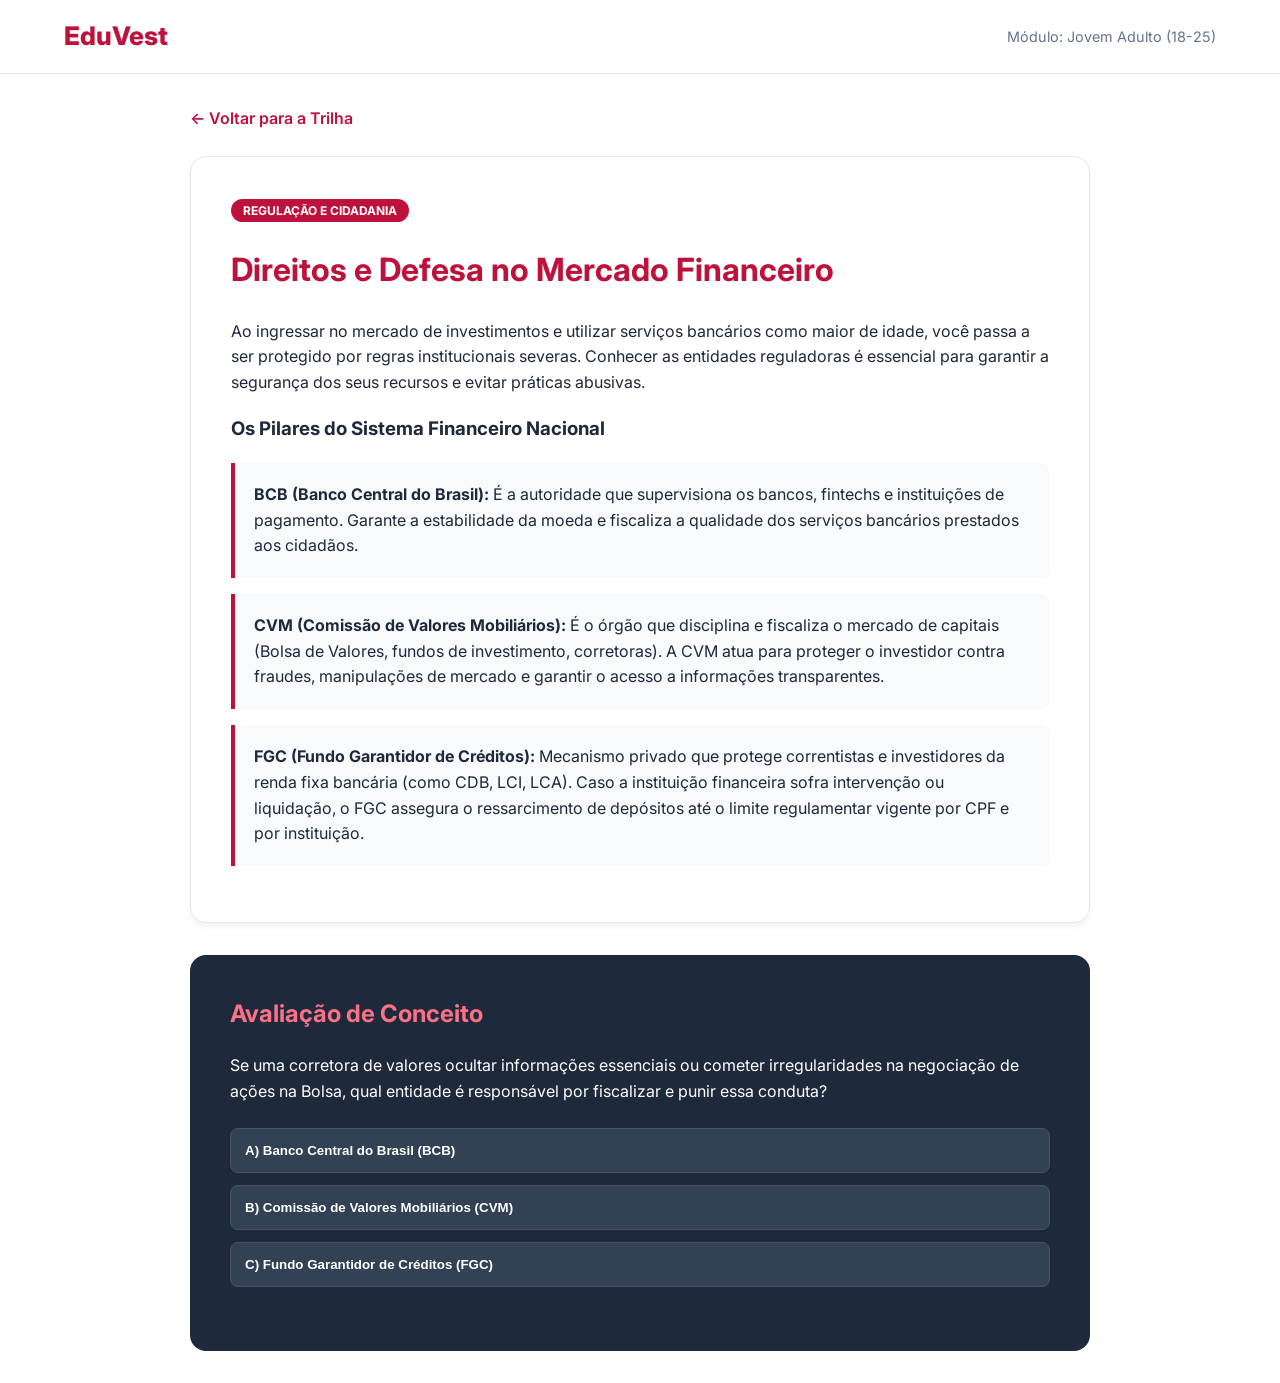
<file: direitos-no-mercado.html>
<!DOCTYPE html>
<html lang="pt-br">
<head>
    <meta charset="UTF-8">
    <meta name="viewport" content="width=device-width, initial-scale=1.0">
    <title>Direitos no Mercado | EduVest</title>
    <link href="https://fonts.googleapis.com/css2?family=Inter:wght@400;600;800&display=swap" rel="stylesheet">
    <link rel="stylesheet" href="estilo-acesso.css">
    <style>
        :root {
            --cor-primaria: #BE123C;
            --cor-secundaria: #EA580C;
            --fundo-suave: #F8FAFC;
            --borda: #E2E8F0;
            --texto-escuro: #1E293B;
            --sucesso: #16A34A;
            --erro: #DC2626;
        }

        body {
            font-family: 'Inter', sans-serif;
            margin: 0;
            line-height: 1.6;
        }

        header {
            background: white;
            border-bottom: 1px solid var(--borda);
            padding: 1rem 5%;
            display: flex;
            justify-content: space-between;
            align-items: center;
        }

        .marca { font-weight: 800; font-size: 1.6rem; color: var(--cor-primaria); text-decoration: none; }

        .container {
            max-width: 900px;
            margin: 2rem auto;
            padding: 0 20px;
        }

        .btn-voltar {
            display: inline-block;
            margin-bottom: 1.5rem;
            color: var(--cor-primaria);
            text-decoration: none;
            font-weight: 600;
        }

        .aula-box {
            background: white;
            padding: 2.5rem;
            border-radius: 16px;
            border: 1px solid var(--borda);
            box-shadow: 0 4px 6px rgba(0,0,0,0.05);
            margin-bottom: 2rem;
            color: var(--texto-escuro);
        }

        h1 { color: var(--cor-primaria); margin-bottom: 1.5rem; }

        .orgao-card {
            border-left: 4px solid var(--cor-primaria);
            background: #F8FAFC;
            padding: 1.2rem;
            margin: 1rem 0;
            border-radius: 0 8px 8px 0;
        }

        /* Estilos do Quiz */
        .quiz-container {
            background: #1E293B;
            color: white;
            padding: 2.5rem;
            border-radius: 16px;
            margin-top: 2rem;
        }

        .opcoes-quiz {
            display: flex;
            flex-direction: column;
            gap: 12px;
            margin: 1.5rem 0;
        }

        .btn-opcao-quiz {
            background: #334155;
            color: white;
            border: 1px solid #475569;
            padding: 14px;
            border-radius: 8px;
            cursor: pointer;
            font-weight: 600;
            text-align: left;
            transition: 0.2s;
        }

        .btn-opcao-quiz:hover {
            background: #475569;
        }

        #feedback-quiz {
            margin-top: 1rem;
            font-weight: bold;
            font-size: 1.1rem;
        }

        .badge-adulto {
            background: #BE123C;
            color: white;
            padding: 4px 12px;
            border-radius: 20px;
            font-size: 0.75rem;
            text-transform: uppercase;
            font-weight: bold;
        }
    </style>
</head>
<body class="bg-dinamico tema-jovem-adulto">

    <header>
        <a href="EduVestPrototype.html" class="marca">EduVest</a>
        <div style="font-size: 0.9rem; color: #64748B;">Módulo: Jovem Adulto (18-25)</div>
    </header>

    <div class="container">
        <a href="EduVestPrototype.html" class="btn-voltar">← Voltar para a Trilha</a>

        <div class="aula-box">
            <span class="badge-adulto">Regulação e Cidadania</span>
            <h1>Direitos e Defesa no Mercado Financeiro</h1>
            
            <p>Ao ingressar no mercado de investimentos e utilizar serviços bancários como maior de idade, você passa a ser protegido por regras institucionais severas. Conhecer as entidades reguladoras é essencial para garantir a segurança dos seus recursos e evitar práticas abusivas.</p>

            <h3>Os Pilares do Sistema Financeiro Nacional</h3>
            
            <div class="orgao-card">
                <strong>BCB (Banco Central do Brasil):</strong> É a autoridade que supervisiona os bancos, fintechs e instituições de pagamento. Garante a estabilidade da moeda e fiscaliza a qualidade dos serviços bancários prestados aos cidadãos.
            </div>

            <div class="orgao-card">
                <strong>CVM (Comissão de Valores Mobiliários):</strong> É o órgão que disciplina e fiscaliza o mercado de capitais (Bolsa de Valores, fundos de investimento, corretoras). A CVM atua para proteger o investidor contra fraudes, manipulações de mercado e garantir o acesso a informações transparentes.
            </div>

            <div class="orgao-card">
                <strong>FGC (Fundo Garantidor de Créditos):</strong> Mecanismo privado que protege correntistas e investidores da renda fixa bancária (como CDB, LCI, LCA). Caso a instituição financeira sofra intervenção ou liquidação, o FGC assegura o ressarcimento de depósitos até o limite regulamentar vigente por CPF e por instituição.
            </div>
        </div>

        <div class="quiz-container">
            <h2 style="margin-top: 0; color: #FB7185;">Avaliação de Conceito</h2>
            <p id="pergunta-texto">Se uma corretora de valores ocultar informações essenciais ou cometer irregularidades na negociação de ações na Bolsa, qual entidade é responsável por fiscalizar e punir essa conduta?</p>
            
            <div id="quiz-corpo" class="opcoes-quiz">
                <button class="btn-opcao-quiz" onclick="verificarResposta(false, this)">A) Banco Central do Brasil (BCB)</button>
                <button class="btn-opcao-quiz" onclick="verificarResposta(true, this)">B) Comissão de Valores Mobiliários (CVM)</button>
                <button class="btn-opcao-quiz" onclick="verificarResposta(false, this)">C) Fundo Garantidor de Créditos (FGC)</button>
            </div>

            <div id="feedback-quiz"></div>
        </div>
    </div>

    <script src="logica-acesso.js"></script>
    <script>
        function verificarResposta(isCorreta, botao) {
            const feedback = document.getElementById('feedback-quiz');
            const botoes = document.querySelectorAll('.btn-opcao-quiz');
            
            // Desabilita todos os botões após a resposta
            botoes.forEach(b => b.disabled = true);

            if (isCorreta) {
                botao.style.background = "var(--sucesso)";
                botao.style.borderColor = "var(--sucesso)";
                feedback.innerText = "✅ Correto! A CVM é a entidade governamental focada na fiscalização e desenvolvimento do mercado de capitais e na proteção do investidor.";
                feedback.style.color = "#4ADE80";
            } else {
                botao.style.background = "var(--erro)";
                botao.style.borderColor = "var(--erro)";
                feedback.innerText = "❌ Incorreto. Lembre-se: O BCB cuida de bancos tradicionais e moedas, enquanto a CVM fiscaliza especificamente o mercado de ações e investimentos mobiliários.";
                feedback.style.color = "#F43F5E";
            }

            // Exibe botão para retornar após 2 segundos
            setTimeout(() => {
                document.getElementById('quiz-corpo').innerHTML = `
                    <a href="EduVestPrototype.html" style="text-decoration:none; text-align:center; background:var(--cor-primaria); color:white; padding:12px; border-radius:8px; font-weight:bold; display:block;">Concluir Trilha Jovem Adulto</a>
                `;
            }, 2500);
        }
    </script>
</body>
</html>
</file>
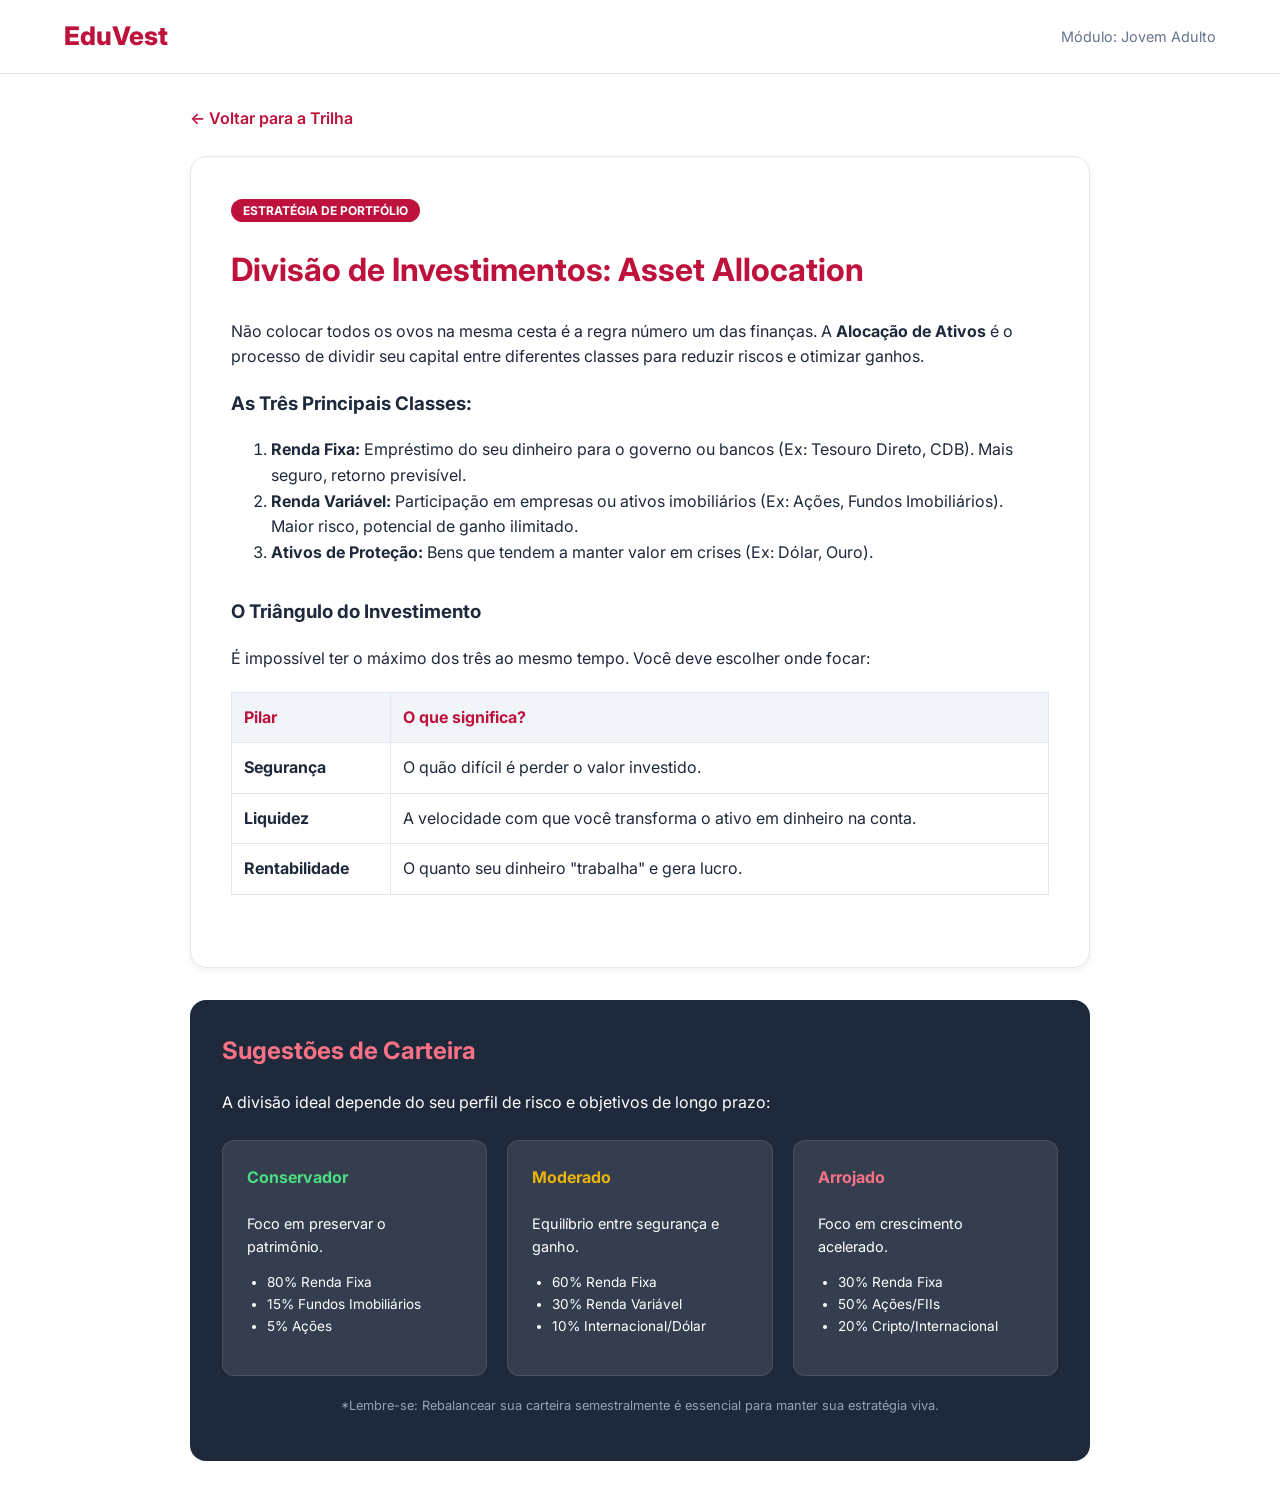
<file: divisao-de-investimentos.html>
<!DOCTYPE html>
<html lang="pt-br">
<head>
    <meta charset="UTF-8">
    <meta name="viewport" content="width=device-width, initial-scale=1.0">
    <title>Divisão de Investimentos | EduVest</title>
    <link href="https://fonts.googleapis.com/css2?family=Inter:wght@400;600;800&display=swap" rel="stylesheet">
    <link rel="stylesheet" href="estilo-acesso.css">
    <style>
        :root {
            --cor-primaria: #BE123C;
            --fundo-suave: #F8FAFC;
            --borda: #E2E8F0;
            --texto-escuro: #1E293B;
        }

        body {
            font-family: 'Inter', sans-serif;
            margin: 0;
            line-height: 1.6;
        }

        header {
            background: white;
            border-bottom: 1px solid var(--borda);
            padding: 1rem 5%;
            display: flex;
            justify-content: space-between;
            align-items: center;
        }

        .marca { font-weight: 800; font-size: 1.6rem; color: var(--cor-primaria); text-decoration: none; }

        .container {
            max-width: 900px;
            margin: 2rem auto;
            padding: 0 20px;
        }

        .btn-voltar {
            display: inline-block;
            margin-bottom: 1.5rem;
            color: var(--cor-primaria);
            text-decoration: none;
            font-weight: 600;
        }

        .aula-box {
            background: white;
            padding: 2.5rem;
            border-radius: 16px;
            border: 1px solid var(--borda);
            box-shadow: 0 4px 6px rgba(0,0,0,0.05);
            margin-bottom: 2rem;
            color: var(--texto-escuro);
        }

        h1 { color: var(--cor-primaria); margin-bottom: 1.5rem; }

        .secao-conteudo { margin-bottom: 2rem; }
        
        .tabela-alocacao {
            width: 100%;
            border-collapse: collapse;
            margin: 20px 0;
            background: #fff;
        }

        .tabela-alocacao th, .tabela-alocacao td {
            border: 1px solid var(--borda);
            padding: 12px;
            text-align: left;
        }

        .tabela-alocacao th { background: #F1F5F9; color: var(--cor-primaria); }

        .estratega-box {
            background: #1E293B;
            color: white;
            padding: 2rem;
            border-radius: 16px;
            margin-top: 2rem;
        }

        .perfil-grid {
            display: grid;
            grid-template-columns: repeat(auto-fit, minmax(250px, 1fr));
            gap: 20px;
            margin-top: 1.5rem;
        }

        .perfil-card {
            background: rgba(255,255,255,0.1);
            padding: 1.5rem;
            border-radius: 12px;
            border: 1px solid rgba(255,255,255,0.1);
        }

        .badge-adulto {
            background: #BE123C;
            color: white;
            padding: 4px 12px;
            border-radius: 20px;
            font-size: 0.75rem;
            text-transform: uppercase;
            font-weight: bold;
        }
    </style>
</head>
<body class="bg-dinamico tema-jovem-adulto">

    <header>
        <a href="EduVestPrototype.html" class="marca">EduVest</a>
        <div style="font-size: 0.9rem; color: #64748B;">Módulo: Jovem Adulto</div>
    </header>

    <div class="container">
        <a href="EduVestPrototype.html" class="btn-voltar">← Voltar para a Trilha</a>

        <div class="aula-box">
            <span class="badge-adulto">Estratégia de Portfólio</span>
            <h1>Divisão de Investimentos: Asset Allocation</h1>
            
            <div class="secao-conteudo">
                <p>Não colocar todos os ovos na mesma cesta é a regra número um das finanças. A <strong>Alocação de Ativos</strong> é o processo de dividir seu capital entre diferentes classes para reduzir riscos e otimizar ganhos.</p>
                
                <h3>As Três Principais Classes:</h3>
                <ol>
                    <li><strong>Renda Fixa:</strong> Empréstimo do seu dinheiro para o governo ou bancos (Ex: Tesouro Direto, CDB). Mais seguro, retorno previsível.</li>
                    <li><strong>Renda Variável:</strong> Participação em empresas ou ativos imobiliários (Ex: Ações, Fundos Imobiliários). Maior risco, potencial de ganho ilimitado.</li>
                    <li><strong>Ativos de Proteção:</strong> Bens que tendem a manter valor em crises (Ex: Dólar, Ouro).</li>
                </ol>
            </div>

            <div class="secao-conteudo">
                <h3>O Triângulo do Investimento</h3>
                <p>É impossível ter o máximo dos três ao mesmo tempo. Você deve escolher onde focar:</p>
                <table class="tabela-alocacao">
                    <tr>
                        <th>Pilar</th>
                        <th>O que significa?</th>
                    </tr>
                    <tr>
                        <td><strong>Segurança</strong></td>
                        <td>O quão difícil é perder o valor investido.</td>
                    </tr>
                    <tr>
                        <td><strong>Liquidez</strong></td>
                        <td>A velocidade com que você transforma o ativo em dinheiro na conta.</td>
                    </tr>
                    <tr>
                        <td><strong>Rentabilidade</strong></td>
                        <td>O quanto seu dinheiro "trabalha" e gera lucro.</td>
                    </tr>
                </table>
            </div>
        </div>

        <div class="estratega-box">
            <h2 style="margin-top: 0; color: #FB7185;">Sugestões de Carteira</h2>
            <p>A divisão ideal depende do seu perfil de risco e objetivos de longo prazo:</p>
            
            <div class="perfil-grid">
                <div class="perfil-card">
                    <h4 style="color: #4ADE80; margin-top: 0;">Conservador</h4>
                    <p style="font-size: 0.9rem;">Foco em preservar o patrimônio.</p>
                    <ul style="font-size: 0.85rem; padding-left: 20px;">
                        <li>80% Renda Fixa</li>
                        <li>15% Fundos Imobiliários</li>
                        <li>5% Ações</li>
                    </ul>
                </div>
                <div class="perfil-card">
                    <h4 style="color: #EAB308; margin-top: 0;">Moderado</h4>
                    <p style="font-size: 0.9rem;">Equilíbrio entre segurança e ganho.</p>
                    <ul style="font-size: 0.85rem; padding-left: 20px;">
                        <li>60% Renda Fixa</li>
                        <li>30% Renda Variável</li>
                        <li>10% Internacional/Dólar</li>
                    </ul>
                </div>
                <div class="perfil-card">
                    <h4 style="color: #FB7185; margin-top: 0;">Arrojado</h4>
                    <p style="font-size: 0.9rem;">Foco em crescimento acelerado.</p>
                    <ul style="font-size: 0.85rem; padding-left: 20px;">
                        <li>30% Renda Fixa</li>
                        <li>50% Ações/FIIs</li>
                        <li>20% Cripto/Internacional</li>
                    </ul>
                </div>
            </div>
            
            <p style="font-size: 0.8rem; color: #94A3B8; margin-top: 20px; text-align: center;">
                *Lembre-se: Rebalancear sua carteira semestralmente é essencial para manter sua estratégia viva.
            </p>
        </div>
    </div>

    <script src="logica-acesso.js"></script>
</body>
</html>
</file>
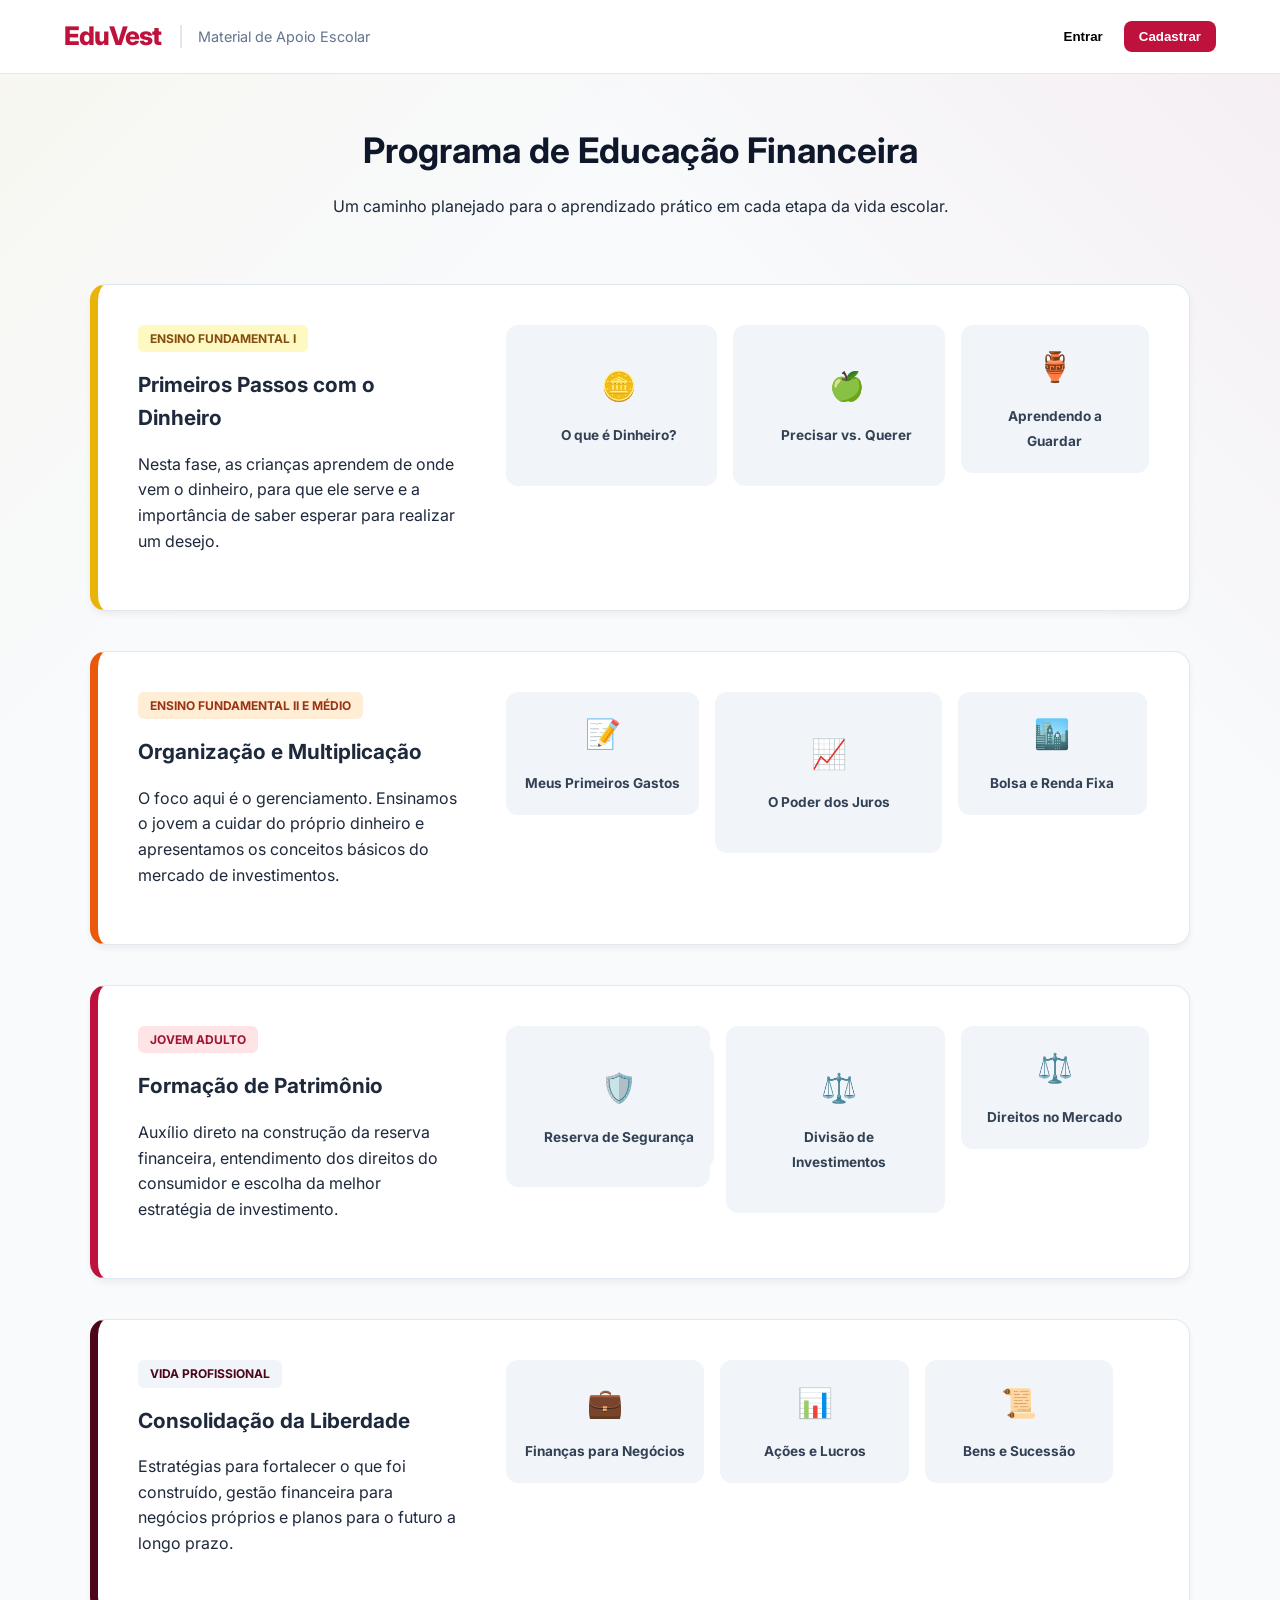
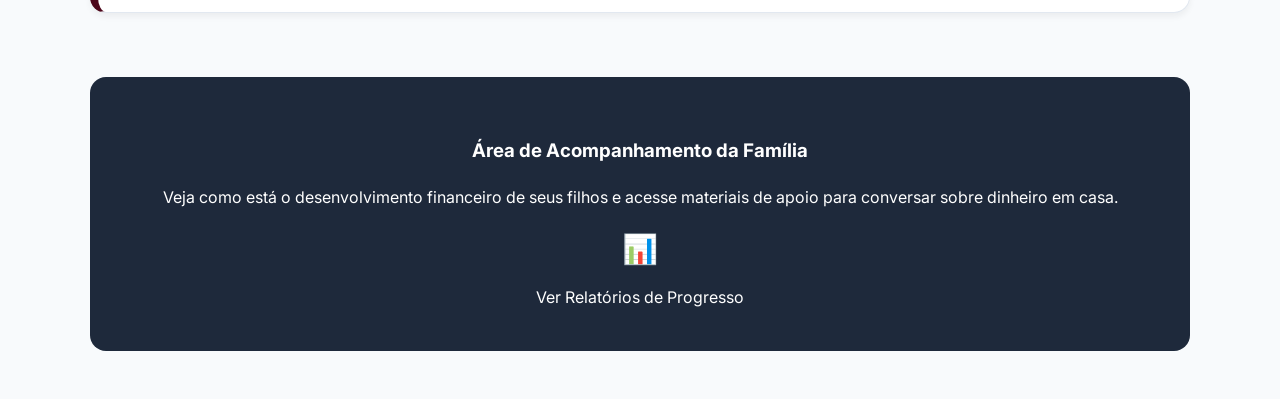
<file: EduVestPrototype.html>
<!DOCTYPE html>
<html lang="pt-br">

<head>
    <link rel="stylesheet" href="estilo-acesso.css">
    <meta charset="UTF-8">
    <meta name="viewport" content="width=device-width, initial-scale=1.0">
    <title>EduVest | Educação Financeira Escolar</title>
    <link href="https://fonts.googleapis.com/css2?family=Inter:wght@400;600;800&display=swap" rel="stylesheet">
    <style>
        :root {
            --cor-primaria: #BE123C;
            /* Vermelho */
            --cor-secundaria: #EA580C;
            /* Laranja */
            --cor-detalhe: #EAB308;
            /* Amarelo */
            --fundo-suave: #F8FAFC;
            --borda: #E2E8F0;
            --texto-escuro: #1E293B;
        }

        body {
            font-family: 'Inter', sans-serif;
            margin: 0;
            background-color: var(--fundo-suave);
            background-image:
                linear-gradient(135deg, rgba(234, 179, 8, 0.05) 0%, transparent 25%),
                linear-gradient(225deg, rgba(190, 18, 60, 0.05) 0%, transparent 25%);
            color: var(--texto-escuro);
            line-height: 1.6;
        }

        /* Cabeçalho Institucional */
        header {
            background: white;
            border-bottom: 1px solid var(--borda);
            padding: 1rem 5%;
            display: flex;
            justify-content: space-between;
            align-items: center;
            position: sticky;
            top: 0;
            z-index: 1000;
        }

        .marca {
            font-weight: 800;
            font-size: 1.6rem;
            color: var(--cor-primaria);
            letter-spacing: -1px;
        }

        .parceiro-escola {
            font-size: 0.9rem;
            color: #64748B;
            border-left: 2px solid var(--borda);
            padding-left: 1rem;
        }

        /* Container Principal */
        .conteudo-principal {
            max-width: 1100px;
            margin: 3rem auto;
            padding: 0 20px;
        }

        .texto-introducao {
            text-align: center;
            margin-bottom: 4rem;
        }

        .texto-introducao h1 {
            font-size: 2.2rem;
            color: #0F172A;
            margin-bottom: 0.5rem;
        }

        /* Cards das Fases */
        .card-fase {
            background: white;
            border-radius: 16px;
            padding: 2.5rem;
            margin-bottom: 2.5rem;
            border: 1px solid var(--borda);
            display: grid;
            grid-template-columns: 320px 1fr;
            gap: 3rem;
            box-shadow: 0 4px 6px rgba(0, 0, 0, 0.05);
        }

        .info-fase h2 {
            margin-top: 0;
            font-size: 1.3rem;
            color: var(--texto-escuro);
        }

        .etiqueta {
            display: inline-block;
            padding: 4px 12px;
            border-radius: 6px;
            font-size: 0.75rem;
            font-weight: 700;
            margin-bottom: 1rem;
            text-transform: uppercase;
        }

        /* Estilos por Nível */
        .nivel-1 {
            border-left: 8px solid var(--cor-detalhe);
        }

        .nivel-1 .etiqueta {
            background: #FEF9C3;
            color: #854D0E;
        }

        .nivel-2 {
            border-left: 8px solid var(--cor-secundaria);
        }

        .nivel-2 .etiqueta {
            background: #FFEDD5;
            color: #9A3412;
        }

        .nivel-3 {
            border-left: 8px solid var(--cor-primaria);
        }

        .nivel-3 .etiqueta {
            background: #FFE4E6;
            color: #9F1239;
        }

        .nivel-4 {
            border-left: 8px solid #4C0519;
        }

        .nivel-4 .etiqueta {
            background: #F1F5F9;
            color: #4C0519;
        }

        /* Trilha de Módulos */
        .lista-modulos {
            display: flex;
            gap: 1rem;
            align-items: flex-start;
            overflow-x: auto;
            padding-bottom: 10px;
        }

        .item-modulo {
            min-width: 150px;
            background: #F1F5F9;
            border-radius: 12px;
            padding: 1.2rem;
            text-align: center;
            transition: 0.2s;
        }

        .item-modulo:hover {
            background: #E2E8F0;
            cursor: pointer;
        }

        .icone {
            font-size: 1.8rem;
            margin-bottom: 0.8rem;
            display: block;
        }

        .nome-modulo {
            font-size: 0.85rem;
            font-weight: 700;
            color: #334155;
        }

        /* Rodapé de Controle */
        .painel-pais {
            background: #1E293B;
            color: white;
            padding: 2.5rem;
            text-align: center;
            border-radius: 16px;
            margin-top: 4rem;
        }

        .botao-pais {
            background: var(--cor-detalhe);
            color: #854D0E;
            padding: 12px 24px;
            border-radius: 8px;
            text-decoration: none;
            font-weight: bold;
            display: inline-block;
            margin-top: 1rem;
        }

        @media (max-width: 850px) {
            .card-fase {
                grid-template-columns: 1fr;
                gap: 1.5rem;
            }
        }
    </style>
</head>

<body>

    <header>
        <div style="display: flex; align-items: center; gap: 1.2rem;">
            <a href="index.html" style="text-decoration: none; color: inherit;">
                <div class="marca">EduVest</div>
            </a>
            <div class="parceiro-escola">Material de Apoio Escolar</div>
        </div>
        <div style="display: flex; gap: 15px; align-items: center;">
            <button onclick="abrirModal('modalLogin')"
                style="cursor:pointer; background:none; border:none; font-weight:bold;">Entrar</button>
            <button onclick="abrirModal('modalCadastro')"
                style="cursor:pointer; background:#BE123C; color:white; border:none; padding:8px 15px; border-radius:8px; font-weight:bold;">Cadastrar</button>
        </div>
    </header>

    <div class="conteudo-principal">

        <div class="texto-introducao">
            <h1>Programa de Educação Financeira</h1>
            <p>Um caminho planejado para o aprendizado prático em cada etapa da vida escolar.</p>
        </div>

        <section class="card-fase nivel-1">
            <div class="info-fase">
                <span class="etiqueta">Ensino Fundamental I</span>
                <h2>Primeiros Passos com o Dinheiro</h2>
                <p>Nesta fase, as crianças aprendem de onde vem o dinheiro, para que ele serve e a importância de saber
                    esperar para realizar um desejo.</p>
            </div>
            <div class="lista-modulos">
                <div class="item-modulo">
                    <a href="o-que-e-dinheiro.html" style="text-decoration: none; color: inherit;">
                        <div class="item-modulo">
                            <span class="icone">🪙</span>
                            <span class="nome-modulo">O que é Dinheiro?</span>
                        </div>
                    </a>
                </div>
                <div class="item-modulo">
                    <a href="precisar-vs-querer.html" style="text-decoration: none; color: inherit;">
                        <div class="item-modulo">
                            <span class="icone">🍏</span>
                            <span class="nome-modulo">Precisar vs. Querer</span>
                        </div>
                    </a>
                    <a href="aprendendo-a-guardar.html" style="text-decoration: none; color: inherit;">
                </div>
                <div class="item-modulo">
                    <span class="icone">🏺</span>
                    <span class="nome-modulo">Aprendendo a Guardar</span>
                </div>
                </a>
            </div>
        </section>

        <section class="card-fase nivel-2">
            <div class="info-fase">
                <span class="etiqueta">Ensino Fundamental II e Médio</span>
                <h2>Organização e Multiplicação</h2>
                <p>O foco aqui é o gerenciamento. Ensinamos o jovem a cuidar do próprio dinheiro e apresentamos os
                    conceitos básicos do mercado de investimentos.</p>
            </div>
            <div class="lista-modulos">
                <a href="meus-primeiros-gastos.html" style="text-decoration: none; color: inherit;">
                    <div class="item-modulo">
                        <span class="icone">📝</span>
                        <span class="nome-modulo">Meus Primeiros Gastos</span>
                    </div>
                </a>
                <div class="item-modulo">
                    <a href="o-poder-dos-juros.html" style="text-decoration: none; color: inherit;">
                        <div class="item-modulo">
                            <span class="icone">📈</span>
                            <span class="nome-modulo">O Poder dos Juros</span>
                        </div>
                    </a>


                </div>
                <a href="bolsa-e-renda-fixa.html" style="text-decoration: none; color: inherit;">
                    <div class="item-modulo">
                        <span class="icone">🏙️</span>
                        <span class="nome-modulo">Bolsa e Renda Fixa</span>
                    </div>
                </a>
            </div>
        </section>

        <section class="card-fase nivel-3">
            <div class="info-fase">
                <span class="etiqueta">Jovem Adulto</span>
                <h2>Formação de Patrimônio</h2>
                <p>Auxílio direto na construção da reserva financeira, entendimento dos direitos do consumidor e escolha
                    da melhor estratégia de investimento.</p>
            </div>
            <div class="lista-modulos">
                <div class="item-modulo">
                    <a href="reserva-de-seguranca.html" style="text-decoration: none; color: inherit;">
                        <div class="item-modulo">
                            <span class="icone">🛡️</span>
                            <span class="nome-modulo">Reserva de Segurança</span>
                        </div>
                    </a>
                </div>
                <div class="item-modulo">
                    <a href="divisao-de-investimentos.html" style="text-decoration: none; color: inherit;">
                        <div class="item-modulo">
                            <span class="icone">⚖️</span>
                            <span class="nome-modulo">Divisão de Investimentos</span>
                        </div>
                    </a>
                    <a href="direitos-no-mercado.html" style="text-decoration: none; color: inherit;">
                </div>
                <div class="item-modulo">
                    <span class="icone">⚖️</span>
                    <span class="nome-modulo">Direitos no Mercado</span>
                </div>
                </a>
            </div>
        </section>

        <section class="card-fase nivel-4">
            <div class="info-fase">
                <span class="etiqueta">Vida Profissional</span>
                <h2>Consolidação da Liberdade</h2>
                <p>Estratégias para fortalecer o que foi construído, gestão financeira para negócios próprios e planos
                    para o futuro a longo prazo.</p>
            </div>
            <div class="lista-modulos">
                <div class="item-modulo">
                    <a href="financas-para-negocios.html" style="text-decoration: none; color: inherit;">
                        <span class="icone">💼</span>
                        <span class="nome-modulo">Finanças para Negócios</span>
                    </a>
                </div>

                <div class="item-modulo">
                    <a href="acoes-e-lucros.html" style="text-decoration: none; color: inherit;">

                        <span class="icone">📊</span>
                        <span class="nome-modulo">Ações e Lucros</span>

                    </a>
                </div>
                <div class="item-modulo">
                    <a href="bens-e-sucessao.html" style="text-decoration: none; color: inherit;">

                        <span class="icone">📜</span>
                        <span class="nome-modulo">Bens e Sucessão</span>

                    </a>
                </div>
            </div>
        </section>

        <div class="painel-pais">
            <h3>Área de Acompanhamento da Família</h3>
            <p>Veja como está o desenvolvimento financeiro de seus filhos e acesse materiais de apoio para conversar
                sobre dinheiro em casa.</p>
            <a href="ver-relatorios-de-progresso.html" style="text-decoration: none; color: inherit;">
                <div class="item-ferramenta">
                    <span class="icone">📊</span>
                    <span class="nome-ferramenta">Ver Relatórios de Progresso</span>
                </div>
            </a>

        </div>
        <div id="modalCadastro" class="modal-overlay">
            <div class="modal-content">
                <button onclick="fecharModais()"
                    style="float:right; cursor:pointer; border:none; background:none; font-size:20px;">&times;</button>
                <h2 style="color: #BE123C; margin-top:0;">Cadastro de Aluno e Responsável</h2>

                <form class="form-grid" onsubmit="event.preventDefault(); alert('Cadastro realizado com sucesso!');">
                    <input type="text" placeholder="Nome Completo do Aluno" class="full-width" required>
                    <input type="text" placeholder="CPF do Aluno">
                    <input type="date" title="Data de Nascimento do Aluno">
                    <input type="email" placeholder="Email do Aluno" class="full-width">

                    <input type="text" placeholder="Nome do Responsável" class="full-width" required>
                    <input type="text" placeholder="CPF do Responsável" required>
                    <input type="tel" placeholder="Telefone de Contato" required>
                    <input type="email" placeholder="Email do Responsável" required>
                    <input type="date" title="Data de Nascimento do Responsável">
                    <input type="text" placeholder="Endereço Completo" class="full-width">

                    <input type="password" placeholder="Crie uma Senha" class="full-width" required>

                    <button type="submit"
                        style="grid-column: span 2; background:#EA580C; color:white; border:none; padding:12px; border-radius:8px; cursor:pointer; font-weight:bold; margin-top:10px;">FINALIZAR
                        CADASTRO</button>
                </form>
            </div>
        </div>

        <div id="modalLogin" class="modal-overlay">
            <div class="modal-content" style="max-width: 400px;">
                <button onclick="fecharModais()"
                    style="float:right; cursor:pointer; border:none; background:none; font-size:20px;">&times;</button>
                <h2 style="color: #BE123C; margin-top:0;">Acessar Conta</h2>

                <form style="display: flex; flex-direction: column; gap: 15px;"
                    onsubmit="event.preventDefault(); alert('Login realizado!');">
                    <input type="email" placeholder="Email do Responsável" required
                        style="padding:10px; border:1px solid #ddd; border-radius:5px;">
                    <input type="email" placeholder="Email do Aluno" required
                        style="padding:10px; border:1px solid #ddd; border-radius:5px;">
                    <input type="password" placeholder="Senha" required
                        style="padding:10px; border:1px solid #ddd; border-radius:5px;">
                    <input type="password" placeholder="Confirme a Senha" required
                        style="padding:10px; border:1px solid #ddd; border-radius:5px;">

                    <button type="submit"
                        style="background:#BE123C; color:white; border:none; padding:12px; border-radius:8px; cursor:pointer; font-weight:bold;">ENTRAR
                        NO EDUVEST</button>
                </form>
            </div>
        </div>

        <script src="logica-acesso.js"></script>
        <script src="logica-acesso.js"></script>
</body>

</html>
</file>
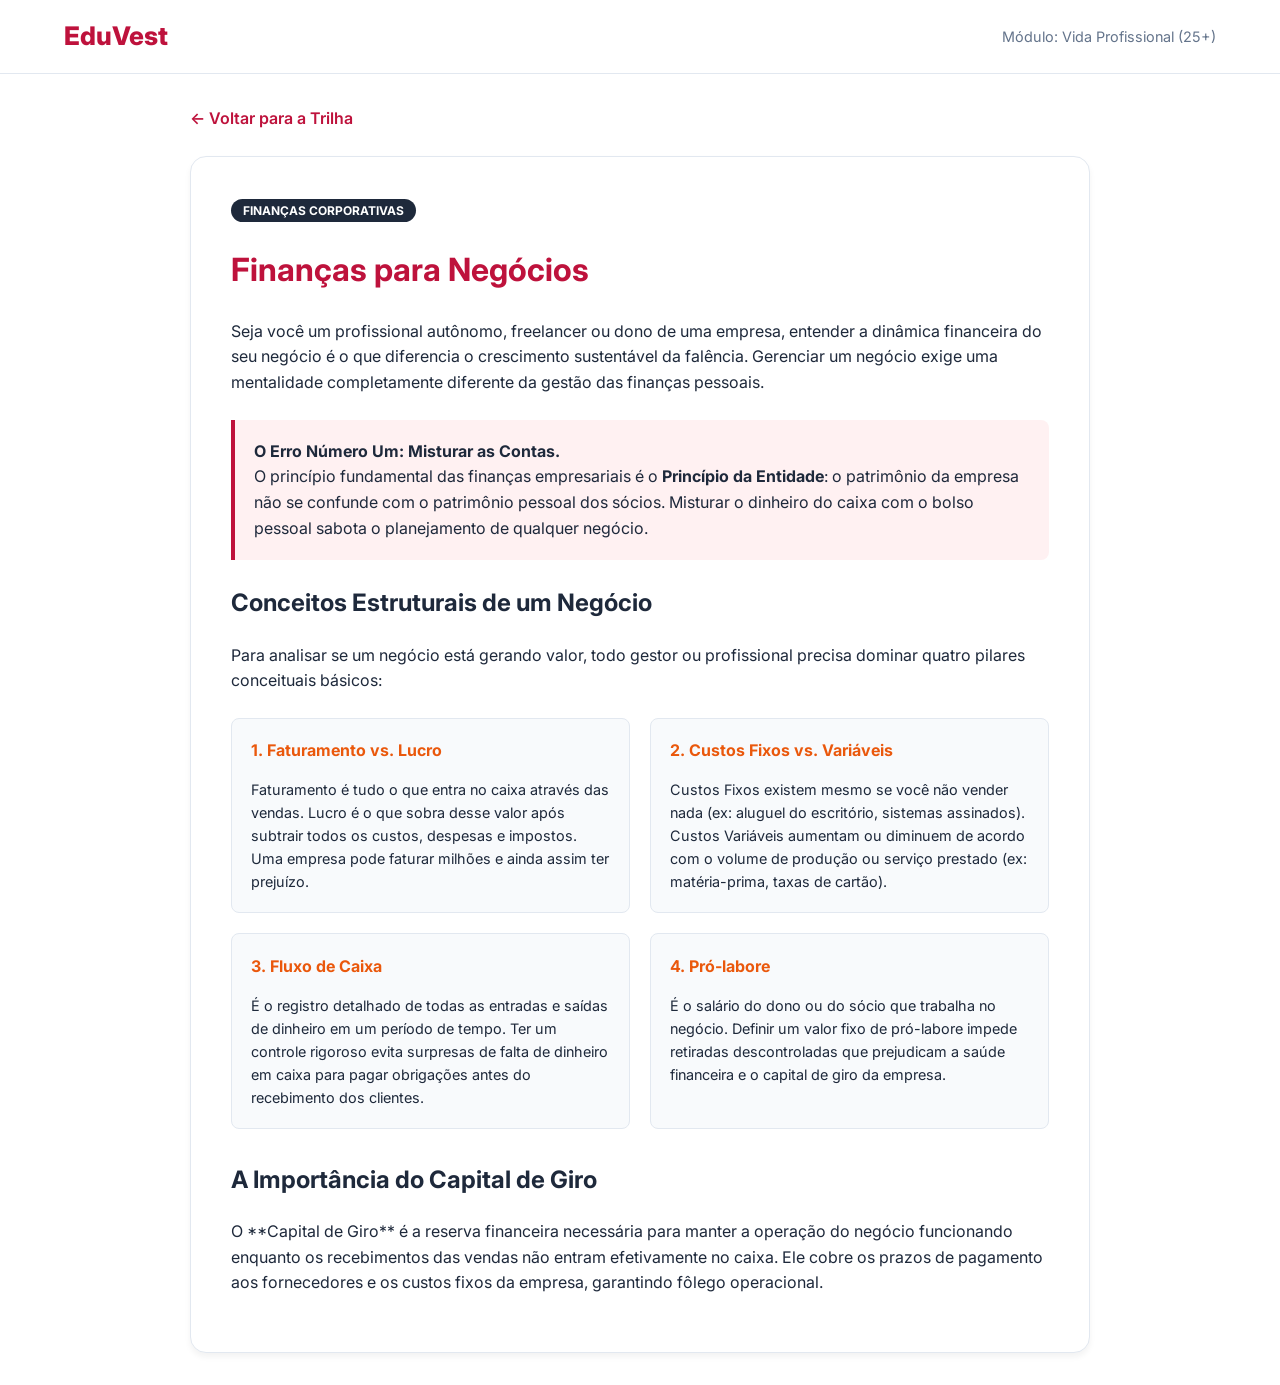
<file: financas-para-negocios.html>
<!DOCTYPE html>
<html lang="pt-br">
<head>
    <meta charset="UTF-8">
    <meta name="viewport" content="width=device-width, initial-scale=1.0">
    <title>Finanças para Negócios | EduVest</title>
    <link href="https://fonts.googleapis.com/css2?family=Inter:wght@400;600;800&display=swap" rel="stylesheet">
    <link rel="stylesheet" href="estilo-acesso.css">
    <style>
        :root {
            --cor-primaria: #BE123C;
            --cor-secundaria: #EA580C;
            --fundo-suave: #F8FAFC;
            --borda: #E2E8F0;
            --texto-escuro: #1E293B;
        }

        body {
            font-family: 'Inter', sans-serif;
            margin: 0;
            line-height: 1.6;
        }

        header {
            background: white;
            border-bottom: 1px solid var(--borda);
            padding: 1rem 5%;
            display: flex;
            justify-content: space-between;
            align-items: center;
        }

        .marca { font-weight: 800; font-size: 1.6rem; color: var(--cor-primaria); text-decoration: none; }

        .container {
            max-width: 900px;
            margin: 2rem auto;
            padding: 0 20px;
        }

        .btn-voltar {
            display: inline-block;
            margin-bottom: 1.5rem;
            color: var(--cor-primaria);
            text-decoration: none;
            font-weight: 600;
        }

        .aula-box {
            background: white;
            padding: 2.5rem;
            border-radius: 16px;
            border: 1px solid var(--borda);
            box-shadow: 0 4px 6px rgba(0,0,0,0.05);
            margin-bottom: 2rem;
            color: var(--texto-escuro);
        }

        h1 { color: var(--cor-primaria); margin-bottom: 1.5rem; }

        .alerta-box {
            background: #FFF1F2;
            border-left: 4px solid var(--cor-primaria);
            padding: 1.2rem;
            margin: 1.5rem 0;
            border-radius: 0 8px 8px 0;
        }

        .grid-conceitos {
            display: grid;
            grid-template-columns: 1fr 1fr;
            gap: 20px;
            margin-top: 1.5rem;
        }

        .card-conceito {
            background: #F8FAFC;
            border: 1px solid var(--borda);
            padding: 1.2rem;
            border-radius: 8px;
        }

        .badge-pro {
            background: #1E293B;
            color: white;
            padding: 4px 12px;
            border-radius: 20px;
            font-size: 0.75rem;
            text-transform: uppercase;
            font-weight: bold;
        }
    </style>
</head>
<body class="bg-dinamico tema-jovem-adulto">

    <header>
        <a href="EduVestPrototype.html" class="marca">EduVest</a>
        <div style="font-size: 0.9rem; color: #64748B;">Módulo: Vida Profissional (25+)</div>
    </header>

    <div class="container">
        <a href="EduVestPrototype.html" class="btn-voltar">← Voltar para a Trilha</a>

        <div class="aula-box">
            <span class="badge-pro">Finanças Corporativas</span>
            <h1>Finanças para Negócios</h1>
            
            <p>Seja você um profissional autônomo, freelancer ou dono de uma empresa, entender a dinâmica financeira do seu negócio é o que diferencia o crescimento sustentável da falência. Gerenciar um negócio exige uma mentalidade completamente diferente da gestão das finanças pessoais.</p>

            <div class="alerta-box">
                <strong>O Erro Número Um: Misturar as Contas.</strong><br>
                O princípio fundamental das finanças empresariais é o <strong>Princípio da Entidade</strong>: o patrimônio da empresa não se confunde com o patrimônio pessoal dos sócios. Misturar o dinheiro do caixa com o bolso pessoal sabota o planejamento de qualquer negócio.
            </div>

            <h2>Conceitos Estruturais de um Negócio</h2>
            <p>Para analisar se um negócio está gerando valor, todo gestor ou profissional precisa dominar quatro pilares conceituais básicos:</p>

            <div class="grid-conceitos">
                <div class="card-conceito">
                    <strong style="color: var(--cor-secundaria);">1. Faturamento vs. Lucro</strong>
                    <p style="font-size: 0.9rem; margin-bottom: 0;">Faturamento é tudo o que entra no caixa através das vendas. Lucro é o que sobra desse valor após subtrair todos os custos, despesas e impostos. Uma empresa pode faturar milhões e ainda assim ter prejuízo.</p>
                </div>
                
                <div class="card-conceito">
                    <strong style="color: var(--cor-secundaria);">2. Custos Fixos vs. Variáveis</strong>
                    <p style="font-size: 0.9rem; margin-bottom: 0;">Custos Fixos existem mesmo se você não vender nada (ex: aluguel do escritório, sistemas assinados). Custos Variáveis aumentam ou diminuem de acordo com o volume de produção ou serviço prestado (ex: matéria-prima, taxas de cartão).</p>
                </div>

                <div class="card-conceito">
                    <strong style="color: var(--cor-secundaria);">3. Fluxo de Caixa</strong>
                    <p style="font-size: 0.9rem; margin-bottom: 0;">É o registro detalhado de todas as entradas e saídas de dinheiro em um período de tempo. Ter um controle rigoroso evita surpresas de falta de dinheiro em caixa para pagar obrigações antes do recebimento dos clientes.</p>
                </div>

                <div class="card-conceito">
                    <strong style="color: var(--cor-secundaria);">4. Pró-labore</strong>
                    <p style="font-size: 0.9rem; margin-bottom: 0;">É o salário do dono ou do sócio que trabalha no negócio. Definir um valor fixo de pró-labore impede retiradas descontroladas que prejudicam a saúde financeira e o capital de giro da empresa.</p>
                </div>
            </div>

            <h2 style="margin-top: 2rem;">A Importância do Capital de Giro</h2>
            <p>O **Capital de Giro** é a reserva financeira necessária para manter a operação do negócio funcionando enquanto os recebimentos das vendas não entram efetivamente no caixa. Ele cobre os prazos de pagamento aos fornecedores e os custos fixos da empresa, garantindo fôlego operacional.</p>
        </div>
    </div>

    <script src="logica-acesso.js"></script>
</body>
</html>
</file>
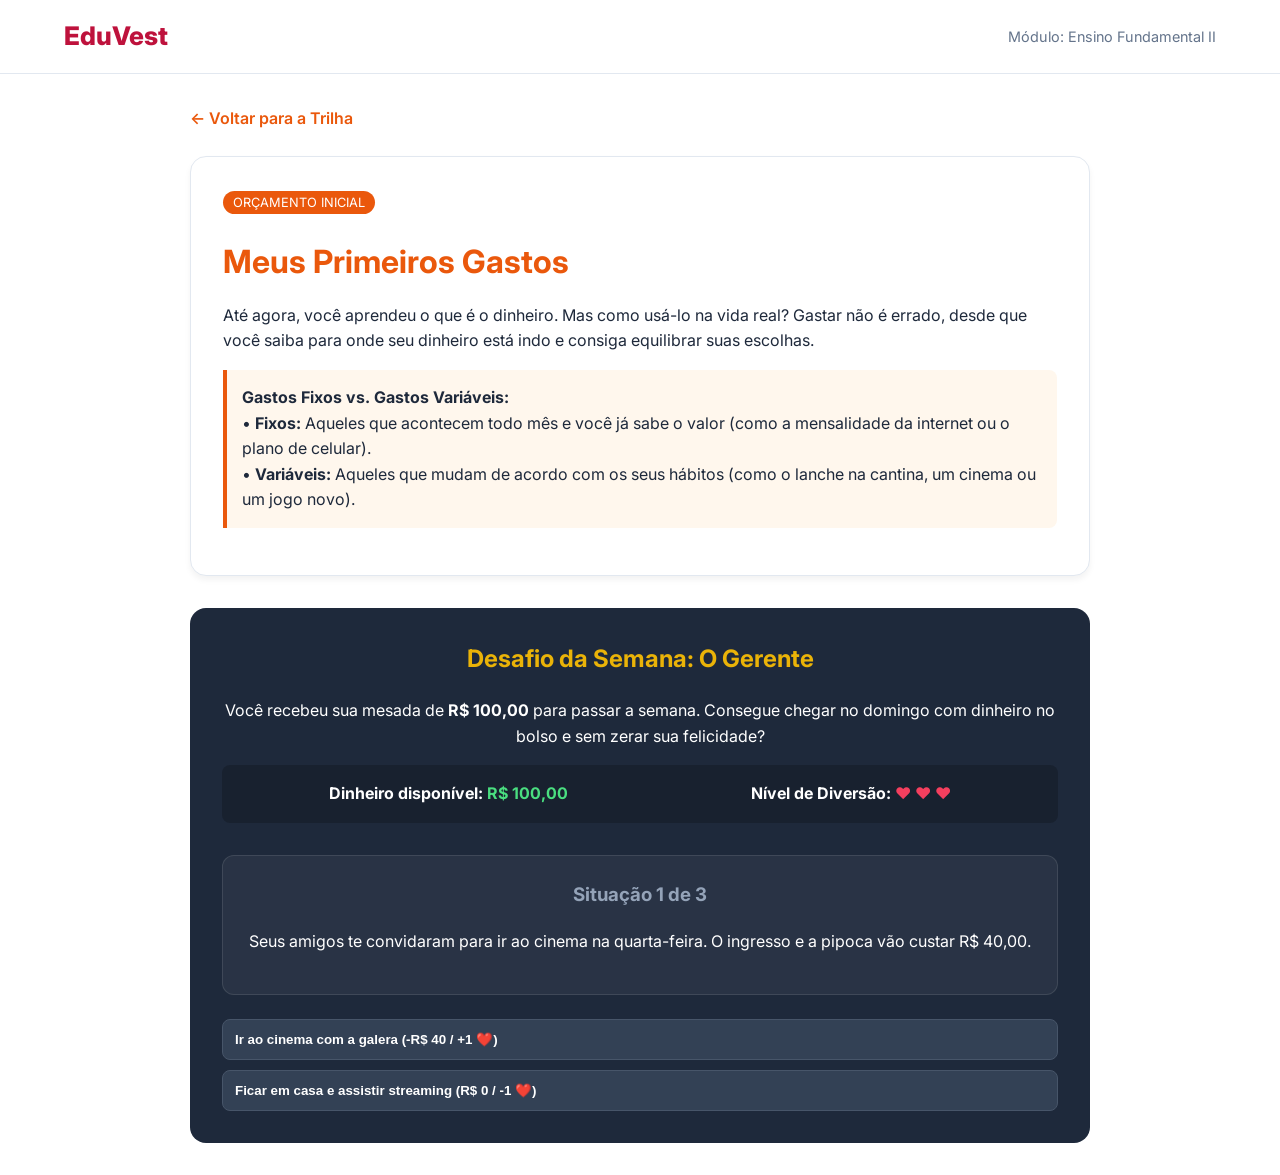
<file: meus-primeiros-gastos.html>
<!DOCTYPE html>
<html lang="pt-br">
<head>
    <meta charset="UTF-8">
    <meta name="viewport" content="width=device-width, initial-scale=1.0">
    <title>Meus Primeiros Gastos | EduVest</title>
    <link href="https://fonts.googleapis.com/css2?family=Inter:wght@400;600;800&display=swap" rel="stylesheet">
    <link rel="stylesheet" href="estilo-acesso.css">
    <style>
        :root {
            --cor-primaria: #BE123C;
            --cor-secundaria: #EA580C;
            --cor-detalhe: #EAB308;
            --fundo-suave: #F8FAFC;
            --borda: #E2E8F0;
            --texto-escuro: #1E293B;
            --sucesso: #16A34A;
        }

        body {
            font-family: 'Inter', sans-serif;
            margin: 0;
            line-height: 1.6;
        }

        header {
            background: white;
            border-bottom: 1px solid var(--borda);
            padding: 1rem 5%;
            display: flex;
            justify-content: space-between;
            align-items: center;
        }

        .marca { font-weight: 800; font-size: 1.6rem; color: var(--cor-primaria); text-decoration: none; }

        .container {
            max-width: 900px;
            margin: 2rem auto;
            padding: 0 20px;
        }

        .btn-voltar {
            display: inline-block;
            margin-bottom: 1.5rem;
            color: var(--cor-secundaria);
            text-decoration: none;
            font-weight: 600;
        }

        .aula-box {
            background: white;
            padding: 2rem;
            border-radius: 16px;
            border: 1px solid var(--borda);
            box-shadow: 0 4px 6px rgba(0,0,0,0.05);
            margin-bottom: 2rem;
            color: var(--texto-escuro);
        }

        h1 { color: var(--cor-secundaria); margin-bottom: 1rem; }

        /* Estilo do Painel do Jogo */
        .game-container {
            background: #1E293B;
            color: white;
            padding: 2rem;
            border-radius: 16px;
            text-align: center;
        }

        .status-bar {
            display: flex;
            justify-content: space-around;
            background: rgba(0, 0, 0, 0.2);
            padding: 1rem;
            border-radius: 8px;
            margin-bottom: 2rem;
            font-weight: bold;
        }

        .carteira-valor { color: #4ADE80; }
        .felicidade-valor { color: #F43F5E; }

        .cenario-card {
            background: rgba(255, 255, 255, 0.05);
            padding: 1.5rem;
            border-radius: 12px;
            margin-bottom: 1.5rem;
            border: 1px solid rgba(255, 255, 255, 0.1);
        }

        .botoes-decisao {
            display: flex;
            flex-direction: column;
            gap: 10px;
        }

        .btn-opcao {
            background: #334155;
            color: white;
            border: 1px solid #475569;
            padding: 12px;
            border-radius: 8px;
            cursor: pointer;
            font-weight: 600;
            text-align: left;
            transition: 0.2s;
        }

        .btn-opcao:hover {
            background: var(--cor-secundaria);
            border-color: var(--cor-secundaria);
        }

        .badge {
            background: var(--cor-secundaria);
            color: white;
            padding: 4px 10px;
            border-radius: 20px;
            font-size: 0.8rem;
            text-transform: uppercase;
        }
    </style>
</head>
<body class="bg-dinamico tema-fundamental2">

    <header>
        <a href="EduVestPrototype.html" class="marca">EduVest</a>
        <div style="font-size: 0.9rem; color: #64748B;">Módulo: Ensino Fundamental II</div>
    </header>

    <div class="container">
        <a href="EduVestPrototype.html" class="btn-voltar">← Voltar para a Trilha</a>

        <div class="aula-box">
            <span class="badge">Orçamento Inicial</span>
            <h1>Meus Primeiros Gastos</h1>
            <p>Até agora, você aprendeu o que é o dinheiro. Mas como usá-lo na vida real? Gastar não é errado, desde que você saiba para onde seu dinheiro está indo e consiga equilibrar suas escolhas.</p>
            
            <div style="background: #FFF7ED; border-left: 4px solid var(--cor-secundaria); padding: 15px; margin: 15px 0; border-radius: 0 8px 8px 0;">
                <strong>Gastos Fixos vs. Gastos Variáveis:</strong> 
                <br>• <strong>Fixos:</strong> Aqueles que acontecem todo mês e você já sabe o valor (como a mensalidade da internet ou o plano de celular).
                <br>• <strong>Variáveis:</strong> Aqueles que mudam de acordo com os seus hábitos (como o lanche na cantina, um cinema ou um jogo novo).
            </div>
        </div>

        <div class="game-container">
            <h2 style="margin-top: 0; color: var(--cor-detalhe);">Desafio da Semana: O Gerente</h2>
            <p>Você recebeu sua mesada de <strong>R$ 100,00</strong> para passar a semana. Consegue chegar no domingo com dinheiro no bolso e sem zerar sua felicidade?</p>
            
            <div class="status-bar">
                <div>Dinheiro disponível: <span id="carteira" class="carteira-valor">R$ 100,00</span></div>
                <div>Nível de Diversão: <span id="felicidade" class="felicidade-valor">❤️ ❤️ ❤️</span></div>
            </div>

            <div class="cenario-card">
                <h3 id="titulo-cenario" style="margin-top: 0; color: #94A3B8;">Situação 1 de 3</h3>
                <p id="texto-cenario">Seus amigos te convidaram para ir ao cinema na quarta-feira. O ingresso e a pipoca vão custar R$ 40,00.</p>
            </div>

            <div id="opcoes-container" class="botoes-decisao">
                <button class="btn-opcao" onclick="fazerEscolha(40, 1)">Ir ao cinema com a galera (-R$ 40 / +1 ❤️)</button>
                <button class="btn-opcao" onclick="fazerEscolha(0, -1)">Ficar em casa e assistir streaming (R$ 0 / -1 ❤️)</button>
            </div>
        </div>
    </div>

    <script src="logica-acesso.js"></script>
    <script>
        let saldo = 100;
        let felicidade = 3;
        let etapa = 1;

        const cenarios = {
            2: {
                titulo: "Situação 2 de 3",
                texto: "Chegou a sexta-feira! Você precisa comprar o lanche na escola, mas lançaram uma skin nova no seu jogo favorito pelo mesmo valor (R$ 25,00). O que faz?",
                opcoes: [
                    { texto: "Comprar o lanche saudável na cantina (-R$ 25 / 0 ❤️)", custo: 25, modFelicidade: 0 },
                    { texto: "Comprar a skin do jogo e levar lanche de casa (-R$ 25 / +1 ❤️)", custo: 25, modFelicidade: 1 },
                    { texto: "Comprar a skin e ficar com fome na escola (-R$ 25 / -1 ❤️)", custo: 25, modFelicidade: -1 }
                ]
            },
            3: {
                titulo: "Situação 3 de 3",
                texto: "Sábado à tarde. Seu fone de ouvido quebrou. Um fone simples cumpre a função por R$ 30,00, mas o de marca com luzes LED custa R$ 70,00.",
                opcoes: [
                    { texto: "Comprar o fone simples para economizar (-R$ 30 / 0 ❤️)", custo: 30, modFelicidade: 0 },
                    { texto: "Comprar o fone de LED avançado (-R$ 70 / +1 ❤️)", custo: 70, modFelicidade: 1 },
                    { texto: "Não comprar nenhum fone por enquanto (R$ 0 / -1 ❤️)", custo: 0, modFelicidade: -1 }
                ]
            }
        };

        function atualizarInterface() {
            document.getElementById('carteira').innerText = "R$ " + saldo.toFixed(2).replace('.', ',');
            
            let coracoes = "";
            for(let i=0; i<Math.max(0, felicidade); i++) coracoes += "❤️ ";
            if(felicidade <= 0) coracoes = "💔 Sem energia";
            document.getElementById('felicidade').innerText = coracoes;
        }

        function fazerEscolha(custo, modFelicidade) {
            saldo -= custo;
            felicidade += modFelicidade;
            etapa++;

            if (saldo < 0) {
                finalizarJogo("FALÊNCIA! Você gastou mais do que tinha na carteira. No orçamento real, isso significa dívidas e juros altos do cartão.");
                return;
            }

            if (felicidade <= 0) {
                finalizarJogo("ZERA DIVERSÃO! Você economizou tudo, mas não aproveitou nada com seus amigos. Guardar dinheiro exige equilíbrio.");
                return;
            }

            if (cenarios[etapa]) {
                const proximo = cenarios[etapa];
                document.getElementById('titulo-cenario').innerText = proximo.titulo;
                document.getElementById('texto-cenario').innerText = proximo.texto;
                
                let container = document.getElementById('opcoes-container');
                container.innerHTML = "";
                
                proximo.opcoes.forEach(op => {
                    let botao = document.createElement('button');
                    botao.className = "btn-opcao";
                    botao.innerText = op.texto;
                    botao.onclick = () => fazerEscolha(op.custo, op.modFelicidade);
                    container.appendChild(botao);
                });
                
                atualizarInterface();
            } else {
                finalizarJogo(`VITÓRIA! Você terminou a semana com R$ ${saldo.toFixed(2).replace('.', ',')} na carteira e manteve sua vida social equilibrada. Esse é o segredo do orçamento!`);
            }
        }

        function finalizarJogo(mensagem) {
            atualizarInterface();
            document.getElementById('titulo-cenario').innerText = "Fim da Semana!";
            document.getElementById('texto-cenario').innerText = mensagem;
            document.getElementById('opcoes-container').innerHTML = `<a href="EduVestPrototype.html" style="text-decoration:none; text-align:center; background:var(--sucesso); color:white; padding:15px; border-radius:8px; font-weight:bold;">CONCLUIR MÓDULO</a>`;
        }
    </script>
</body>
</html>
</file>
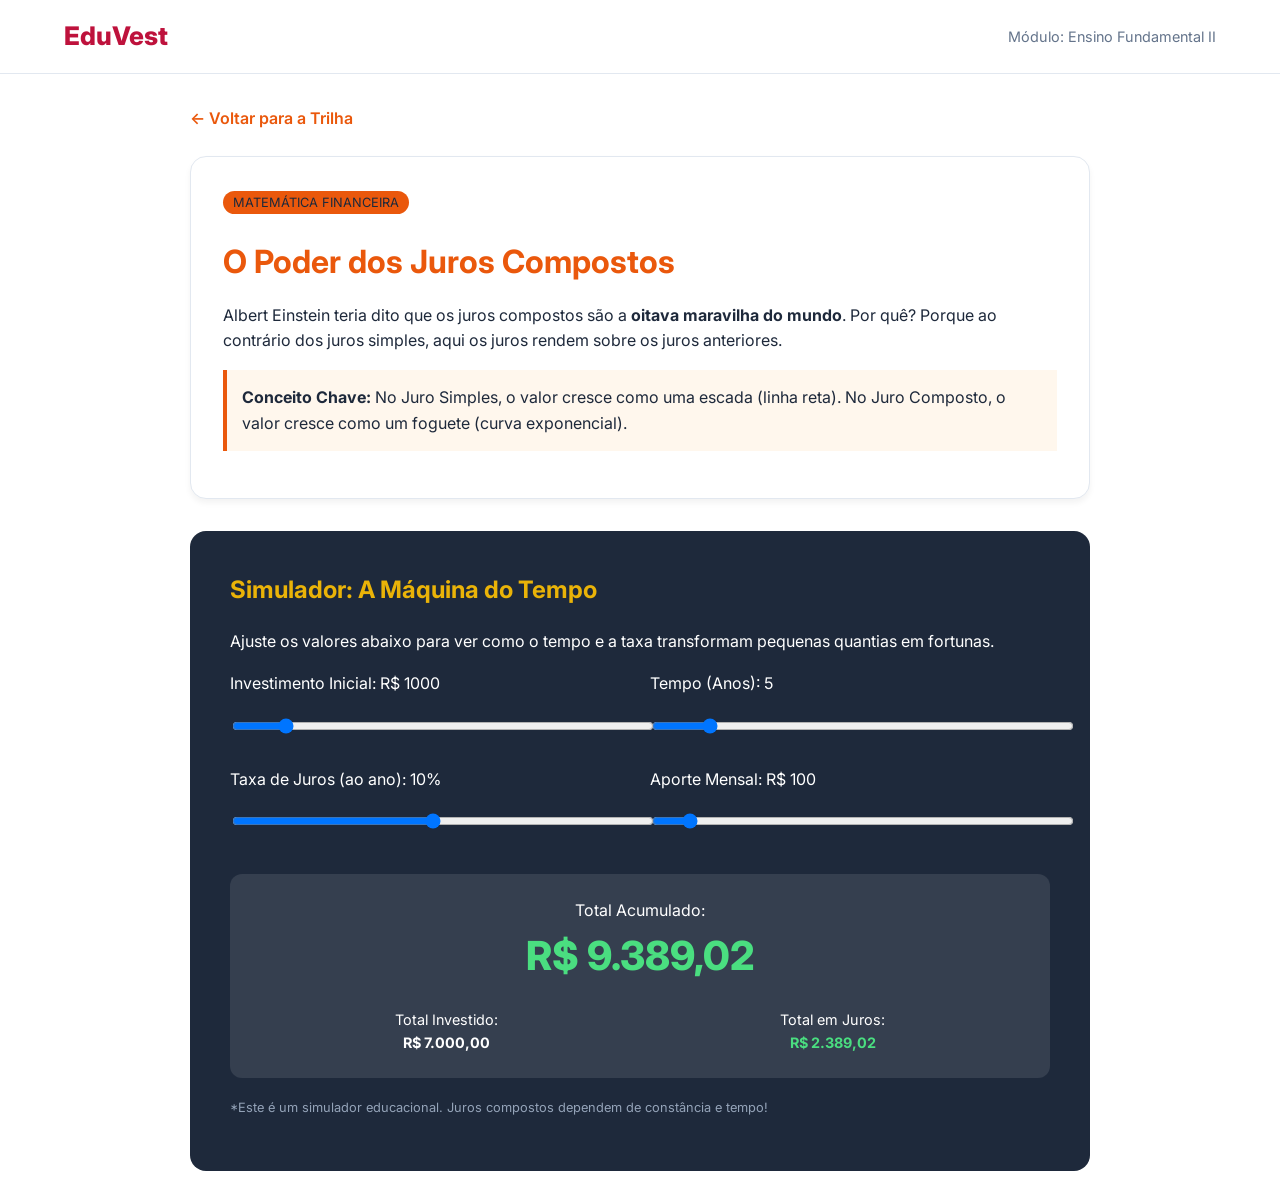
<file: o-poder-dos-juros.html>
<!DOCTYPE html>
<html lang="pt-br">
<head>
    <meta charset="UTF-8">
    <meta name="viewport" content="width=device-width, initial-scale=1.0">
    <title>O Poder dos Juros | EduVest</title>
    <link href="https://fonts.googleapis.com/css2?family=Inter:wght@400;600;800&display=swap" rel="stylesheet">
    <link rel="stylesheet" href="estilo-acesso.css">
    <style>
        :root {
            --cor-primaria: #BE123C;
            --cor-secundaria: #EA580C;
            --fundo-suave: #F8FAFC;
            --borda: #E2E8F0;
            --texto-escuro: #1E293B;
        }

        body {
            font-family: 'Inter', sans-serif;
            margin: 0;
            line-height: 1.6;
        }

        header {
            background: white;
            border-bottom: 1px solid var(--borda);
            padding: 1rem 5%;
            display: flex;
            justify-content: space-between;
            align-items: center;
        }

        .marca { font-weight: 800; font-size: 1.6rem; color: var(--cor-primaria); text-decoration: none; }

        .container {
            max-width: 900px;
            margin: 2rem auto;
            padding: 0 20px;
        }

        .btn-voltar {
            display: inline-block;
            margin-bottom: 1.5rem;
            color: var(--cor-secundaria);
            text-decoration: none;
            font-weight: 600;
        }

        .aula-box {
            background: white;
            padding: 2rem;
            border-radius: 16px;
            border: 1px solid var(--borda);
            box-shadow: 0 4px 6px rgba(0,0,0,0.05);
            margin-bottom: 2rem;
            color: var(--texto-escuro);
        }

        h1 { color: var(--cor-secundaria); margin-bottom: 1rem; }

        /* Estilo do Simulador/Jogo */
        .game-container {
            background: #1E293B;
            color: white;
            padding: 2.5rem;
            border-radius: 16px;
        }

        .controles {
            display: grid;
            grid-template-columns: 1fr 1fr;
            gap: 20px;
            margin-bottom: 2rem;
        }

        .campo {
            display: flex;
            flex-direction: column;
            gap: 8px;
            text-align: left;
        }

        input[type="range"] {
            width: 100%;
            cursor: pointer;
        }

        .resultado-box {
            background: rgba(255,255,255,0.1);
            padding: 1.5rem;
            border-radius: 12px;
            text-align: center;
        }

        .valor-final {
            font-size: 2.5rem;
            font-weight: 800;
            color: #4ADE80;
            display: block;
        }

        .comparativo {
            display: flex;
            justify-content: space-around;
            margin-top: 20px;
            font-size: 0.9rem;
        }

        .badge {
            background: #EA580C;
            padding: 4px 10px;
            border-radius: 20px;
            font-size: 0.8rem;
            text-transform: uppercase;
        }
    </style>
</head>
<body class="bg-dinamico tema-fundamental2">

    <header>
        <a href="EduVestPrototype.html" class="marca">EduVest</a>
        <div style="font-size: 0.9rem; color: #64748B;">Módulo: Ensino Fundamental II</div>
    </header>

    <div class="container">
        <a href="EduVestPrototype.html" class="btn-voltar">← Voltar para a Trilha</a>

        <div class="aula-box">
            <span class="badge">Matemática Financeira</span>
            <h1>O Poder dos Juros Compostos</h1>
            <p>Albert Einstein teria dito que os juros compostos são a <strong>oitava maravilha do mundo</strong>. Por quê? Porque ao contrário dos juros simples, aqui os juros rendem sobre os juros anteriores.</p>
            
            <div style="background: #FFF7ED; border-left: 4px solid var(--cor-secundaria); padding: 15px; margin: 15px 0;">
                <strong>Conceito Chave:</strong> No Juro Simples, o valor cresce como uma escada (linha reta). No Juro Composto, o valor cresce como um foguete (curva exponencial).
            </div>
        </div>

        <div class="game-container">
            <h2 style="margin-top: 0; color: #EAB308;">Simulador: A Máquina do Tempo</h2>
            <p>Ajuste os valores abaixo para ver como o tempo e a taxa transformam pequenas quantias em fortunas.</p>
            
            <div class="controles">
                <div class="campo">
                    <label>Investimento Inicial: R$ <span id="v-ini">1000</span></label>
                    <input type="range" id="input-ini" min="100" max="10000" step="100" value="1000">
                </div>
                <div class="campo">
                    <label>Tempo (Anos): <span id="v-tempo">5</span></label>
                    <input type="range" id="input-tempo" min="1" max="40" step="1" value="5">
                </div>
                <div class="campo">
                    <label>Taxa de Juros (ao ano): <span id="v-taxa">10</span>%</label>
                    <input type="range" id="input-taxa" min="1" max="20" step="1" value="10">
                </div>
                <div class="campo">
                    <label>Aporte Mensal: R$ <span id="v-mensal">100</span></label>
                    <input type="range" id="input-mensal" min="0" max="2000" step="50" value="100">
                </div>
            </div>

            <div class="resultado-box">
                <span>Total Acumulado:</span>
                <span id="resultado" class="valor-final">R$ 0,00</span>
                
                <div class="comparativo">
                    <div>Total Investido: <br><strong id="total-inv">R$ 0</strong></div>
                    <div>Total em Juros: <br><strong id="total-juros" style="color: #4ADE80;">R$ 0</strong></div>
                </div>
            </div>
            
            <p style="font-size: 0.8rem; color: #94A3B8; margin-top: 20px;">
                *Este é um simulador educacional. Juros compostos dependem de constância e tempo!
            </p>
        </div>
    </div>

    <script src="logica-acesso.js"></script>
    <script>
        const inputs = ['ini', 'tempo', 'taxa', 'mensal'];
        
        function calcular() {
            const P = parseFloat(document.getElementById('input-ini').value);
            const t = parseFloat(document.getElementById('input-tempo').value);
            const r = parseFloat(document.getElementById('input-taxa').value) / 100;
            const PMT = parseFloat(document.getElementById('input-mensal').value);

            // Atualiza labels
            inputs.forEach(id => {
                document.getElementById('v-' + id).innerText = document.getElementById('input-' + id).value;
            });

            // Fórmula de Juros Compostos com aportes mensais
            // FV = P(1 + r/n)^(nt) + PMT * [((1 + r/n)^(nt) - 1) / (r/n)]
            const n = 12; // meses
            const nt = n * t;
            const rn = r / n;

            const parte1 = P * Math.pow((1 + rn), nt);
            const parte2 = PMT * ((Math.pow((1 + rn), nt) - 1) / rn);
            const total = parte1 + parte2;

            const investido = P + (PMT * nt);
            const juros = total - investido;

            document.getElementById('resultado').innerText = total.toLocaleString('pt-BR', { style: 'currency', currency: 'BRL' });
            document.getElementById('total-inv').innerText = investido.toLocaleString('pt-BR', { style: 'currency', currency: 'BRL' });
            document.getElementById('total-juros').innerText = juros.toLocaleString('pt-BR', { style: 'currency', currency: 'BRL' });
        }

        inputs.forEach(id => {
            document.getElementById('input-' + id).addEventListener('input', calcular);
        });

        calcular(); // Iniciar cálculo
    </script>
</body>
</html>
</file>
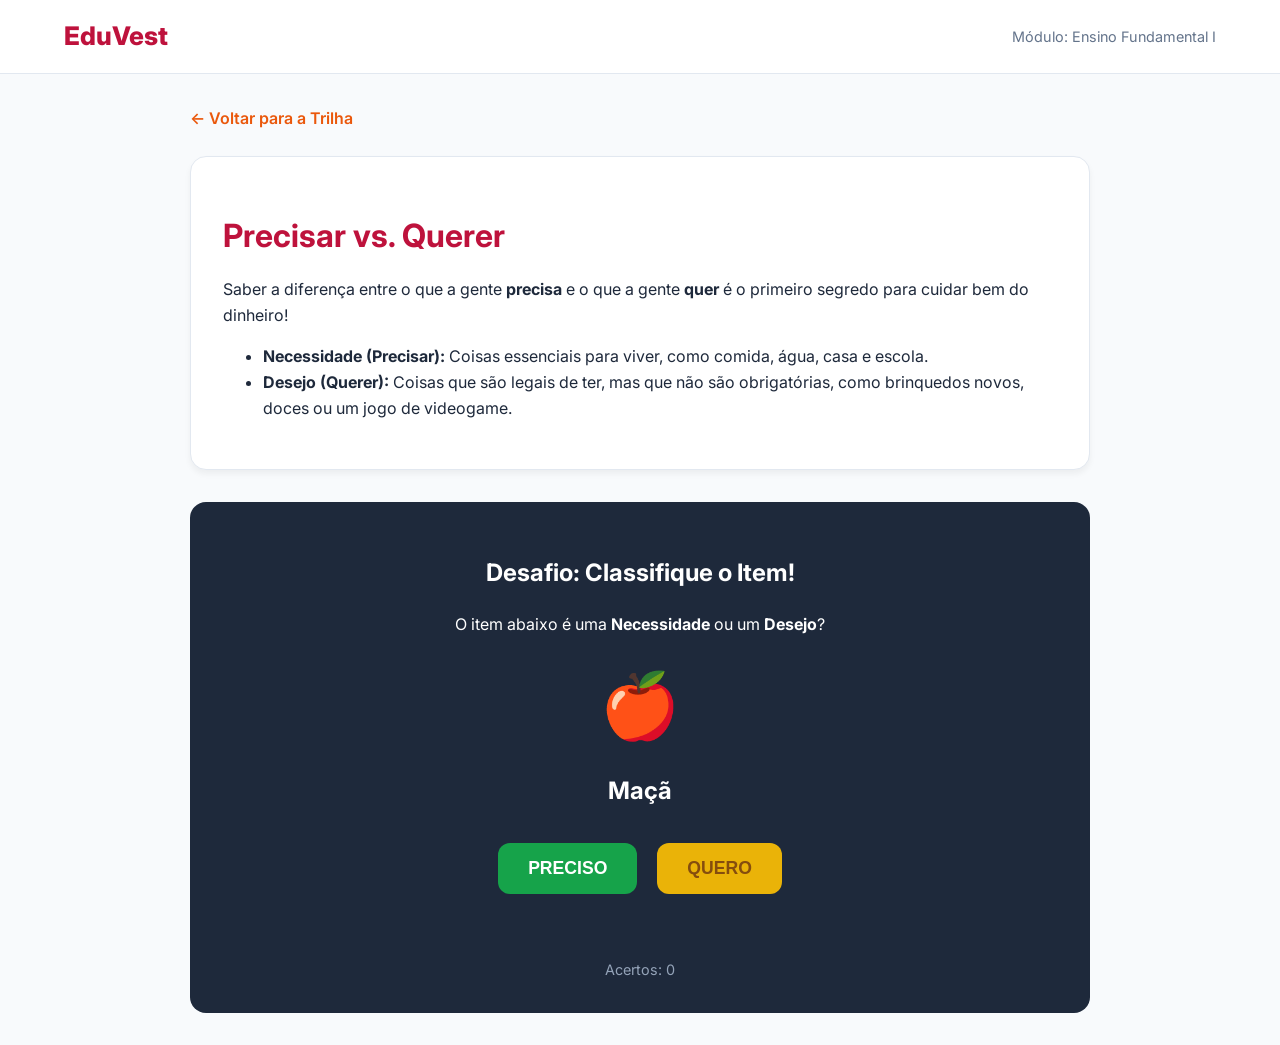
<file: precisar-vs-querer.html>
<!DOCTYPE html>
<html lang="pt-br">
<head>
    <meta charset="UTF-8">
    <meta name="viewport" content="width=device-width, initial-scale=1.0">
    <title>Precisar vs. Querer | EduVest</title>
    <link href="https://fonts.googleapis.com/css2?family=Inter:wght@400;600;800&display=swap" rel="stylesheet">
    <style>
        :root {
            --cor-primaria: #BE123C;
            --cor-secundaria: #EA580C;
            --cor-detalhe: #EAB308;
            --fundo-suave: #F8FAFC;
            --borda: #E2E8F0;
            --texto-escuro: #1E293B;
            --sucesso: #16A34A;
            --erro: #DC2626;
        }

        body {
            font-family: 'Inter', sans-serif;
            margin: 0;
            background-color: var(--fundo-suave);
            color: var(--texto-escuro);
            line-height: 1.6;
        }

        header {
            background: white;
            border-bottom: 1px solid var(--borda);
            padding: 1rem 5%;
            display: flex;
            justify-content: space-between;
            align-items: center;
        }

        .marca { font-weight: 800; font-size: 1.6rem; color: var(--cor-primaria); text-decoration: none; }

        .container {
            max-width: 900px;
            margin: 2rem auto;
            padding: 0 20px;
        }

        .btn-voltar {
            display: inline-block;
            margin-bottom: 1.5rem;
            color: var(--cor-secundaria);
            text-decoration: none;
            font-weight: 600;
        }

        .aula-box {
            background: white;
            padding: 2rem;
            border-radius: 16px;
            border: 1px solid var(--borda);
            box-shadow: 0 4px 6px rgba(0,0,0,0.05);
            margin-bottom: 2rem;
        }

        h1 { color: var(--cor-primaria); margin-bottom: 1rem; }

        /* Estilo do Jogo */
        .jogo-container {
            background: #1E293B;
            color: white;
            padding: 2rem;
            border-radius: 16px;
            text-align: center;
        }

        .item-display {
            font-size: 4rem;
            margin: 1rem 0;
            min-height: 100px;
        }

        .item-nome {
            font-size: 1.5rem;
            font-weight: bold;
            margin-bottom: 2rem;
        }

        .botoes-jogo {
            display: flex;
            justify-content: center;
            gap: 20px;
        }

        .btn-jogo {
            padding: 15px 30px;
            border: none;
            border-radius: 12px;
            font-size: 1.1rem;
            font-weight: bold;
            cursor: pointer;
            transition: transform 0.2s;
        }

        .btn-precisar { background: var(--sucesso); color: white; }
        .btn-querer { background: var(--cor-detalhe); color: #854D0E; }

        .btn-jogo:active { transform: scale(0.95); }

        #feedback {
            margin-top: 1.5rem;
            font-weight: bold;
            height: 24px;
        }

        #placar {
            margin-top: 1rem;
            font-size: 0.9rem;
            color: #94A3B8;
        }
    </style>
</head>
<body>

    <header>
        <a href="EduVestPrototype.html" class="marca">EduVest</a>
        <div style="font-size: 0.9rem; color: #64748B;">Módulo: Ensino Fundamental I</div>
    </header>

    <div class="container">
        <a href="EduVestPrototype.html" class="btn-voltar">← Voltar para a Trilha</a>

        <div class="aula-box">
            <h1>Precisar vs. Querer</h1>
            <p>Saber a diferença entre o que a gente <strong>precisa</strong> e o que a gente <strong>quer</strong> é o primeiro segredo para cuidar bem do dinheiro!</p>
            <ul>
                <li><strong>Necessidade (Precisar):</strong> Coisas essenciais para viver, como comida, água, casa e escola.</li>
                <li><strong>Desejo (Querer):</strong> Coisas que são legais de ter, mas que não são obrigatórias, como brinquedos novos, doces ou um jogo de videogame.</li>
            </ul>
        </div>

        <div class="jogo-container">
            <h2>Desafio: Classifique o Item!</h2>
            <p>O item abaixo é uma <strong>Necessidade</strong> ou um <strong>Desejo</strong>?</p>
            
            <div id="item-emoji" class="item-display">🍎</div>
            <div id="item-nome" class="item-nome">Maçã</div>

            <div class="botoes-jogo">
                <button class="btn-jogo btn-precisar" onclick="jogar('precisar')">PRECISO</button>
                <button class="btn-jogo btn-querer" onclick="jogar('querer')">QUERO</button>
            </div>

            <div id="feedback"></div>
            <div id="placar">Acertos: <span id="pontos">0</span></div>
        </div>
    </div>

    <script>
        const itens = [
            { nome: 'Água', emoji: '💧', tipo: 'precisar' },
            { nome: 'Videogame', emoji: '🎮', tipo: 'querer' },
            { nome: 'Remédio', emoji: '💊', tipo: 'precisar' },
            { nome: 'Sorvete', emoji: '🍦', tipo: 'querer' },
            { nome: 'Escola', emoji: '📚', tipo: 'precisar' },
            { nome: 'Bicicleta de Manobras', emoji: '🚲', tipo: 'querer' },
            { nome: 'Frutas', emoji: '🍎', tipo: 'precisar' },
            { nome: 'Relógio de Ouro', emoji: '⌚', tipo: 'querer' }
        ];

        let indiceAtual = 0;
        let pontos = 0;

        function jogar(escolha) {
            const feedback = document.getElementById('feedback');
            const item = itens[indiceAtual];

            if (escolha === item.tipo) {
                feedback.innerHTML = "✅ Acertou!";
                feedback.style.color = "#16A34A";
                pontos++;
                document.getElementById('pontos').innerText = pontos;
            } else {
                feedback.innerHTML = "❌ Ops! Era " + (item.tipo === 'precisar' ? 'Necessidade' : 'Desejo');
                feedback.style.color = "#EF4444";
            }

            indiceAtual = (indiceAtual + 1) % itens.length;
            
            setTimeout(() => {
                feedback.innerHTML = "";
                document.getElementById('item-emoji').innerText = itens[indiceAtual].emoji;
                document.getElementById('item-nome').innerText = itens[indiceAtual].nome;
            }, 1000);
        }
    </script>
</body>
</html>
</file>
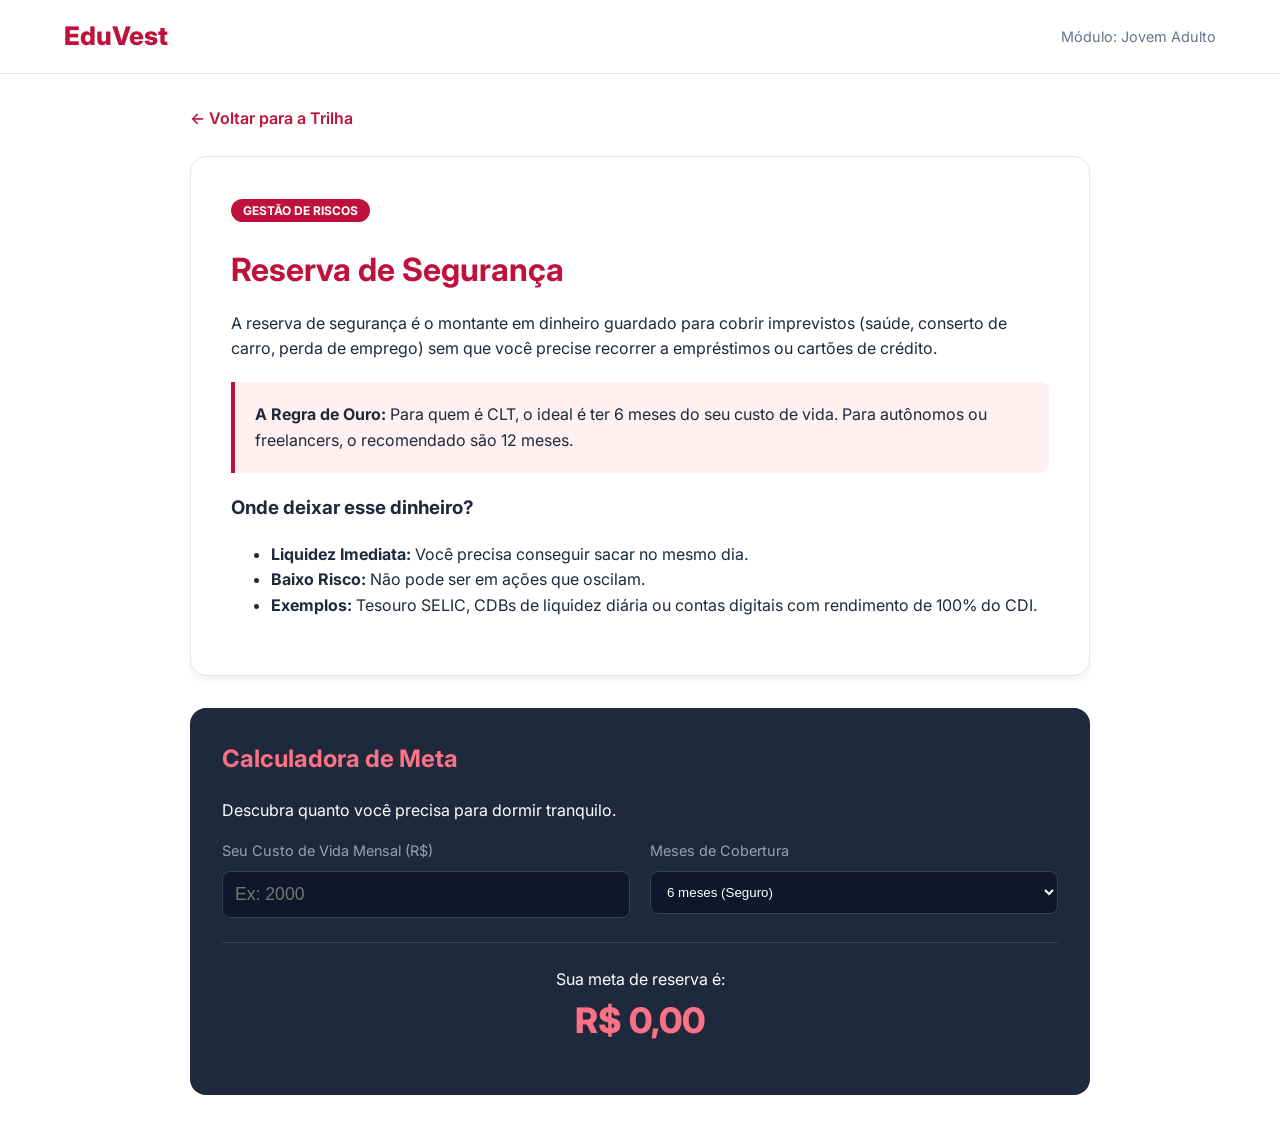
<file: reserva-de-seguranca.html>
<!DOCTYPE html>
<html lang="pt-br">
<head>
    <meta charset="UTF-8">
    <meta name="viewport" content="width=device-width, initial-scale=1.0">
    <title>Reserva de Segurança | EduVest</title>
    <link href="https://fonts.googleapis.com/css2?family=Inter:wght@400;600;800&display=swap" rel="stylesheet">
    <link rel="stylesheet" href="estilo-acesso.css">
    <style>
        :root {
            --cor-primaria: #BE123C;
            --cor-secundaria: #EA580C;
            --fundo-suave: #F8FAFC;
            --borda: #E2E8F0;
            --texto-escuro: #1E293B;
        }

        body {
            font-family: 'Inter', sans-serif;
            margin: 0;
            line-height: 1.6;
        }

        header {
            background: white;
            border-bottom: 1px solid var(--borda);
            padding: 1rem 5%;
            display: flex;
            justify-content: space-between;
            align-items: center;
        }

        .marca { font-weight: 800; font-size: 1.6rem; color: var(--cor-primaria); text-decoration: none; }

        .container {
            max-width: 900px;
            margin: 2rem auto;
            padding: 0 20px;
        }

        .btn-voltar {
            display: inline-block;
            margin-bottom: 1.5rem;
            color: var(--cor-primaria);
            text-decoration: none;
            font-weight: 600;
        }

        .aula-box {
            background: white;
            padding: 2.5rem;
            border-radius: 16px;
            border: 1px solid var(--borda);
            box-shadow: 0 4px 6px rgba(0,0,0,0.05);
            margin-bottom: 2rem;
            color: var(--texto-escuro);
        }

        h1 { color: var(--cor-primaria); margin-bottom: 1rem; }

        .destaque-card {
            background: #FFF1F2;
            border-left: 4px solid var(--cor-primaria);
            padding: 20px;
            margin: 20px 0;
            border-radius: 0 8px 8px 0;
        }

        /* Ferramenta Interativa */
        .ferramenta-reserva {
            background: #1E293B;
            color: white;
            padding: 2rem;
            border-radius: 16px;
        }

        .grid-inputs {
            display: grid;
            grid-template-columns: 1fr 1fr;
            gap: 20px;
            margin-bottom: 1.5rem;
        }

        .input-group {
            display: flex;
            flex-direction: column;
            gap: 8px;
        }

        .input-group label { font-size: 0.9rem; color: #94A3B8; }

        .input-group input {
            padding: 12px;
            border-radius: 8px;
            border: 1px solid #334155;
            background: #0F172A;
            color: white;
            font-size: 1.1rem;
        }

        .resultado-reserva {
            border-top: 1px solid #334155;
            padding-top: 1.5rem;
            text-align: center;
        }

        .valor-meta {
            font-size: 2.2rem;
            font-weight: 800;
            color: #FB7185;
            display: block;
        }

        .badge-adulto {
            background: #BE123C;
            color: white;
            padding: 4px 12px;
            border-radius: 20px;
            font-size: 0.75rem;
            text-transform: uppercase;
            font-weight: bold;
        }
    </style>
</head>
<body class="bg-dinamico tema-jovem-adulto">

    <header>
        <a href="EduVestPrototype.html" class="marca">EduVest</a>
        <div style="font-size: 0.9rem; color: #64748B;">Módulo: Jovem Adulto</div>
    </header>

    <div class="container">
        <a href="EduVestPrototype.html" class="btn-voltar">← Voltar para a Trilha</a>

        <div class="aula-box">
            <span class="badge-adulto">Gestão de Riscos</span>
            <h1>Reserva de Segurança</h1>
            <p>A reserva de segurança é o montante em dinheiro guardado para cobrir imprevistos (saúde, conserto de carro, perda de emprego) sem que você precise recorrer a empréstimos ou cartões de crédito.</p>
            
            <div class="destaque-card">
                <strong>A Regra de Ouro:</strong> Para quem é CLT, o ideal é ter 6 meses do seu custo de vida. Para autônomos ou freelancers, o recomendado são 12 meses.
            </div>

            <h3>Onde deixar esse dinheiro?</h3>
            <ul>
                <li><strong>Liquidez Imediata:</strong> Você precisa conseguir sacar no mesmo dia.</li>
                <li><strong>Baixo Risco:</strong> Não pode ser em ações que oscilam.</li>
                <li><strong>Exemplos:</strong> Tesouro SELIC, CDBs de liquidez diária ou contas digitais com rendimento de 100% do CDI.</li>
            </ul>
        </div>

        <div class="ferramenta-reserva">
            <h2 style="margin-top: 0; color: #FB7185;">Calculadora de Meta</h2>
            <p>Descubra quanto você precisa para dormir tranquilo.</p>
            
            <div class="grid-inputs">
                <div class="input-group">
                    <label>Seu Custo de Vida Mensal (R$)</label>
                    <input type="number" id="custo-vida" placeholder="Ex: 2000" oninput="calcularReserva()">
                </div>
                <div class="input-group">
                    <label>Meses de Cobertura</label>
                    <select id="meses-cobertura" onchange="calcularReserva()" style="padding: 12px; border-radius: 8px; background: #0F172A; color: white; border: 1px solid #334155;">
                        <option value="3">3 meses (Iniciante)</option>
                        <option value="6" selected>6 meses (Seguro)</option>
                        <option value="12">12 meses (Autônomo/Freelancer)</option>
                    </select>
                </div>
            </div>

            <div class="resultado-reserva">
                <span>Sua meta de reserva é:</span>
                <span id="valor-meta" class="valor-meta">R$ 0,00</span>
                <p id="conselho" style="font-size: 0.9rem; color: #94A3B8; margin-top: 10px;"></p>
            </div>
        </div>
    </div>

    <script src="logica-acesso.js"></script>
    <script>
        function calcularReserva() {
            const custo = parseFloat(document.getElementById('custo-vida').value) || 0;
            const meses = parseInt(document.getElementById('meses-cobertura').value);
            const total = custo * meses;

            document.getElementById('valor-meta').innerText = total.toLocaleString('pt-BR', { style: 'currency', currency: 'BRL' });
            
            let conselho = "";
            if(total > 0) {
                conselho = `Isso garante que, se algo acontecer hoje, você terá ${meses} meses para se organizar sem dívidas.`;
            }
            document.getElementById('conselho').innerText = conselho;
        }
    </script>
</body>
</html>
</file>
<file: estilo-acesso.css>
.modal-overlay {
    position: fixed;
    top: 0; left: 0; width: 100%; height: 100%;
    background: rgba(15, 23, 42, 0.9);
    display: none;
    justify-content: center;
    align-items: center;
    z-index: 2000;
}

.modal-content {
    background: white;
    padding: 30px;
    border-radius: 20px;
    width: 90%;
    max-width: 600px;
}

.form-grid { 
    display: grid; 
    grid-template-columns: 1fr 1fr; 
    gap: 10px; 
}

.full-width { grid-column: span 2; }

input {
    padding: 10px;
    border: 1px solid #ddd;
    border-radius: 5px;
}





/* Configurações de Modais e Formulários */
.modal-overlay {
    position: fixed;
    top: 0; left: 0; width: 100%; height: 100%;
    background: rgba(15, 23, 42, 0.9);
    display: none;
    justify-content: center;
    align-items: center;
    z-index: 2000;
}

.modal-content {
    background: white;
    padding: 30px;
    border-radius: 20px;
    width: 90%;
    max-width: 600px;
    color: #1E293B;
}

.form-grid { 
    display: grid; 
    grid-template-columns: 1fr 1fr; 
    gap: 10px; 
}

.full-width { grid-column: span 2; }

input {
    padding: 10px;
    border: 1px solid #ddd;
    border-radius: 5px;
}
</file>
